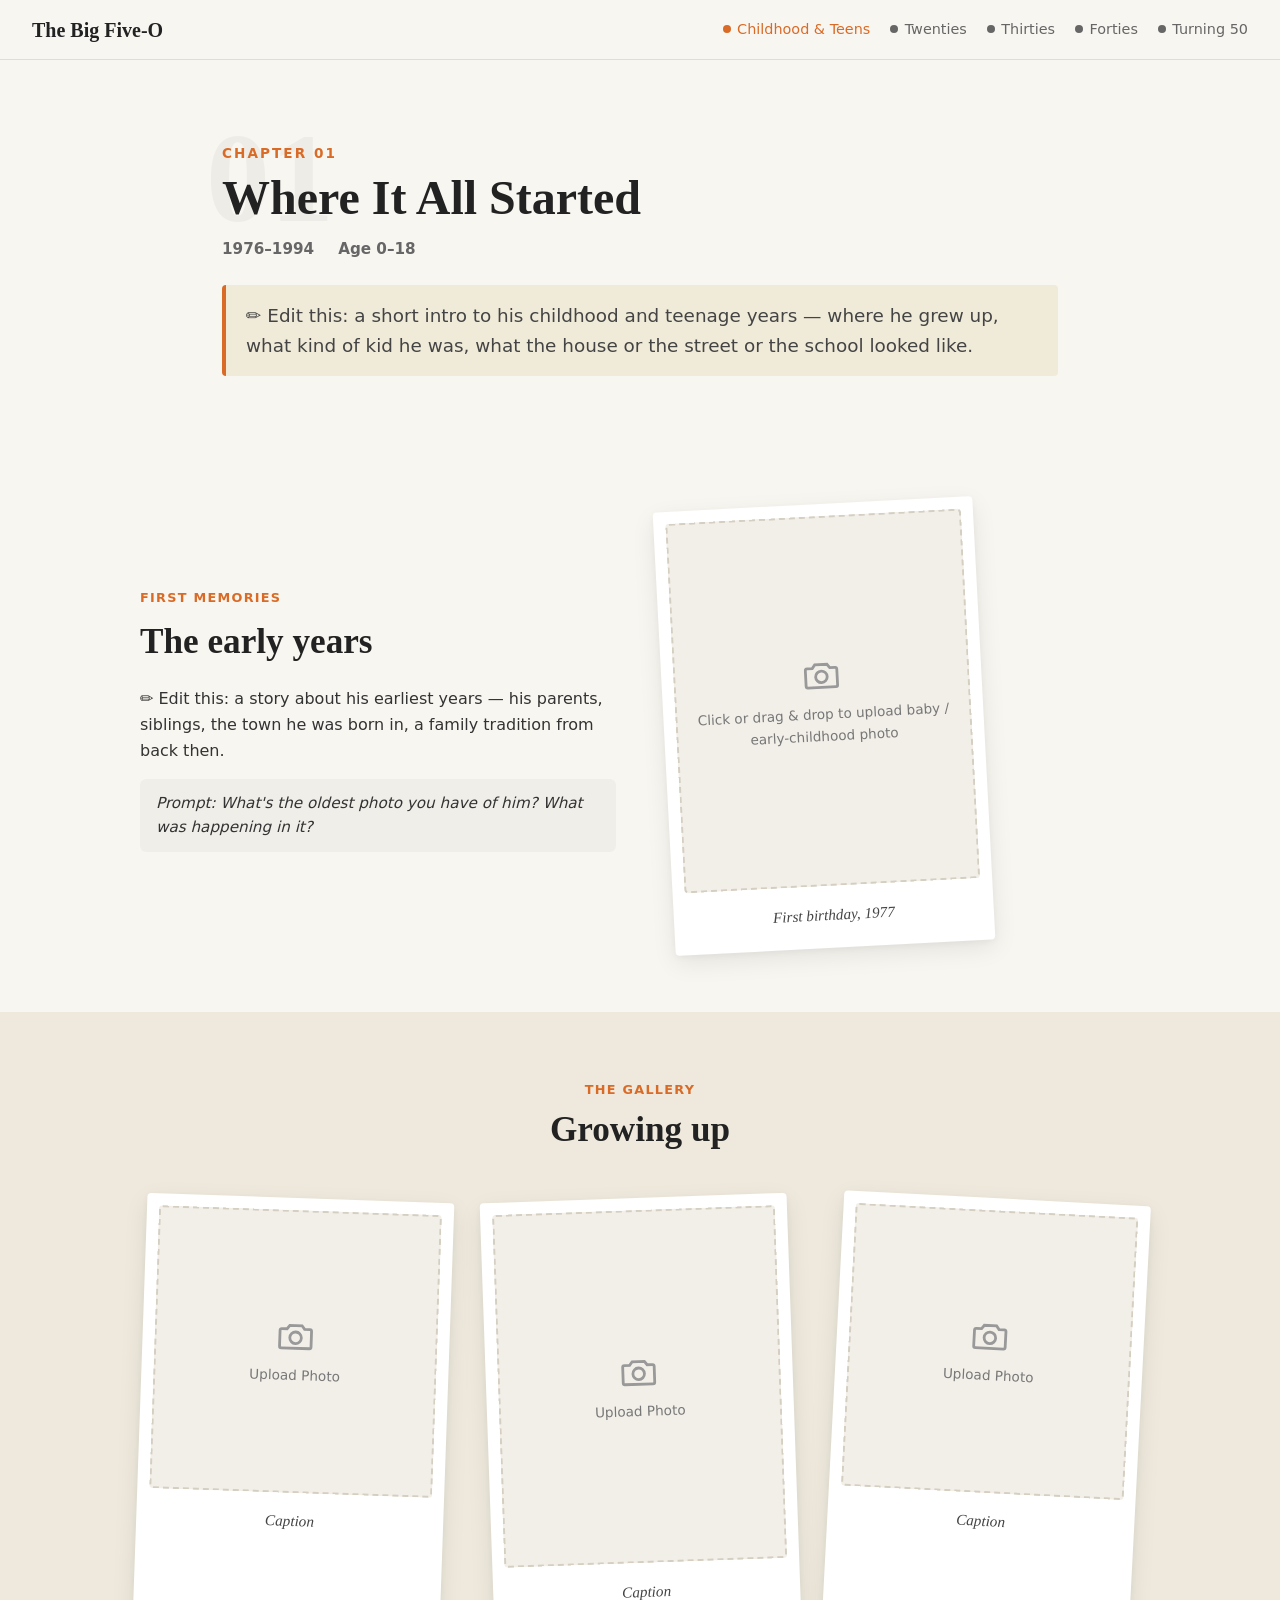
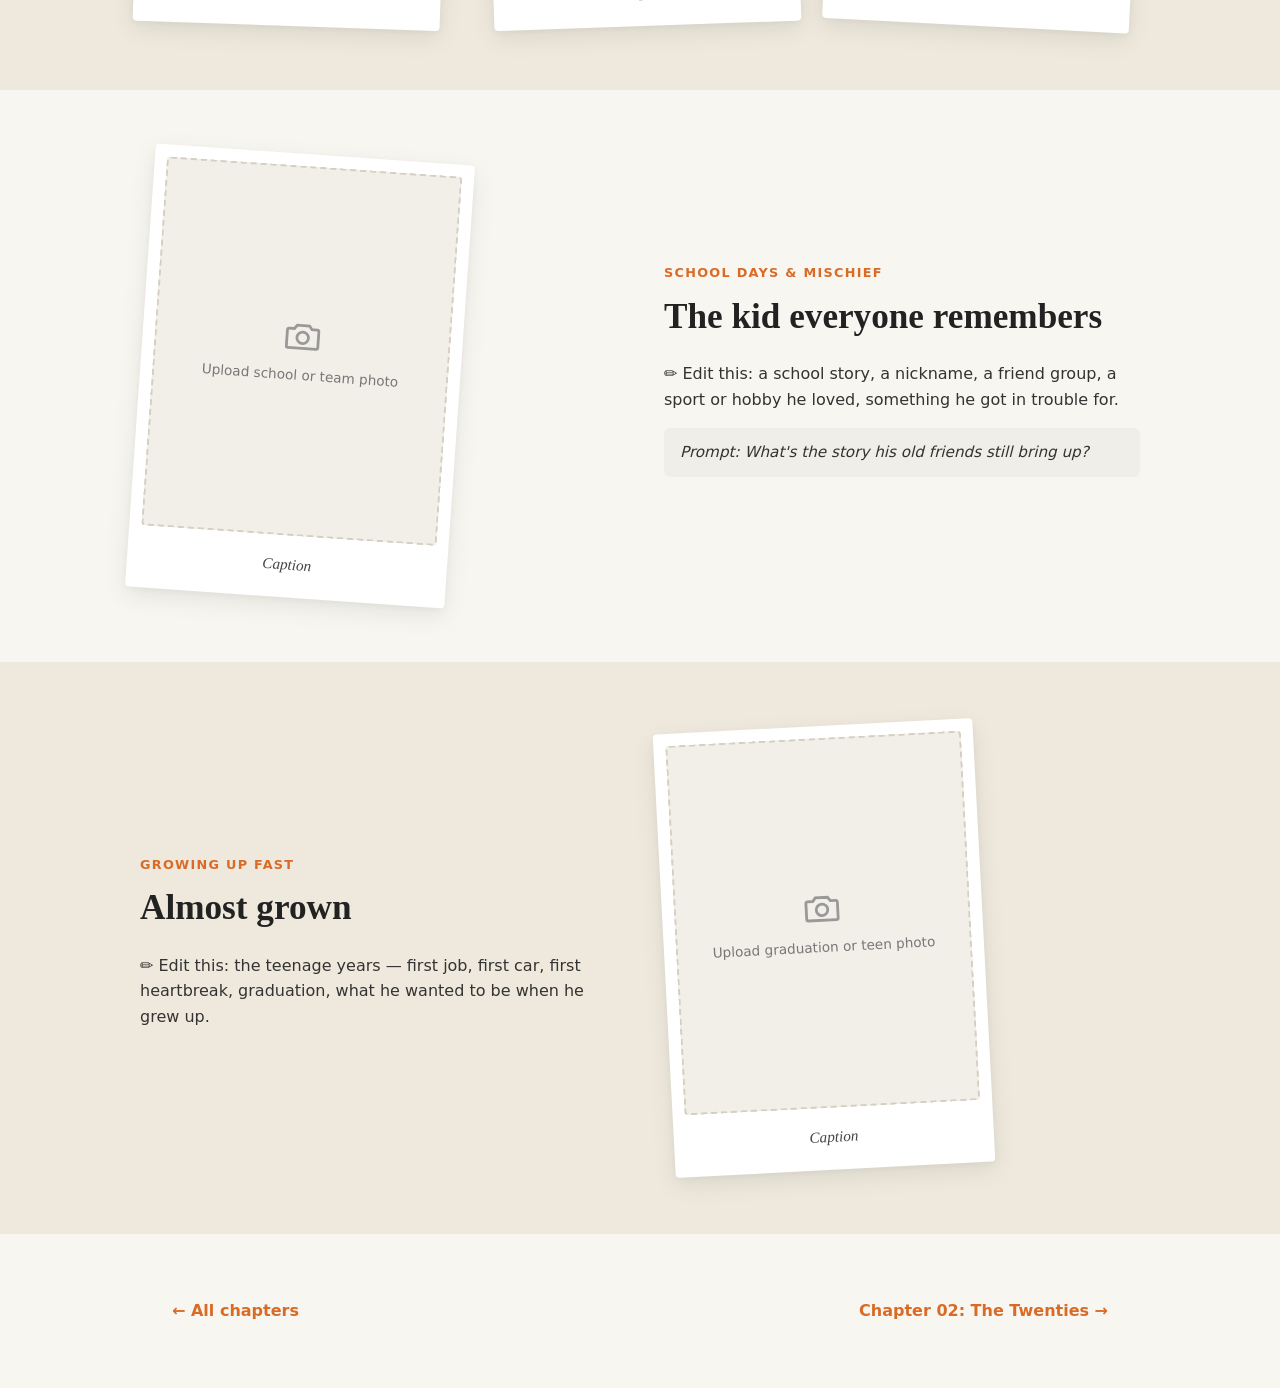
<file: 01-childhood-teens.html>
<!DOCTYPE html>
<html lang="en">
<head>
<meta charset="UTF-8">
<meta name="viewport" content="width=device-width, initial-scale=1.0">
<title>Chapter 01: Where It All Started — The Big Five-O</title>

<style>
  :root {
    --bg-main: #f8f6f0;
    --bg-tint: #eee9dc;
    --card-bg: #ffffff;
    --text-primary: #222222;
    --text-muted: #666666;
    --accent: #d96b27;
    --accent-hover: #b85418;
    --border-color: #e2ddd3;
    --font-heading: 'Georgia', serif;
    --font-sans: system-ui, -apple-system, BlinkMacSystemFont, "Segoe UI", Roboto, sans-serif;
  }

  * {
    box-sizing: border-box;
    margin: 0;
    padding: 0;
  }

  body {
    background-color: var(--bg-main);
    color: var(--text-primary);
    font-family: var(--font-sans);
    line-height: 1.6;
    padding-top: 60px;
  }

  /* Topbar navigation */
  .topbar {
    position: fixed;
    top: 0;
    left: 0;
    right: 0;
    height: 60px;
    background: rgba(248, 246, 240, 0.92);
    backdrop-filter: blur(8px);
    display: flex;
    align-items: center;
    justify-content: space-between;
    padding: 0 2rem;
    border-bottom: 1px solid var(--border-color);
    z-index: 100;
  }

  .topbar__mark {
    font-family: var(--font-heading);
    font-weight: bold;
    font-size: 1.25rem;
    color: var(--text-primary);
    text-decoration: none;
  }

  .timeline-nav {
    display: flex;
    gap: 1.25rem;
  }

  .timeline-nav a {
    text-decoration: none;
    color: var(--text-muted);
    font-size: 0.9rem;
    display: flex;
    align-items: center;
    gap: 0.4rem;
    transition: color 0.2s ease;
  }

  .timeline-nav a:hover, .timeline-nav a.is-active {
    color: var(--accent);
  }

  .timeline-nav__dot {
    width: 8px;
    height: 8px;
    border-radius: 50%;
    background-color: currentColor;
  }

  /* Hero Section */
  .hero {
    position: relative;
    max-width: 900px;
    margin: 3rem auto 2rem;
    padding: 2rem;
  }

  .hero__num {
    position: absolute;
    top: -2rem;
    left: 1rem;
    font-size: 8rem;
    font-family: var(--font-heading);
    color: rgba(0,0,0,0.04);
    font-weight: 800;
    user-select: none;
    z-index: -1;
  }

  .hero__kicker {
    text-transform: uppercase;
    letter-spacing: 0.15em;
    font-size: 0.85rem;
    color: var(--accent);
    font-weight: 700;
  }

  .hero__title {
    font-family: var(--font-heading);
    font-size: 3rem;
    margin: 0.25rem 0 0.75rem;
    line-height: 1.15;
  }

  .hero__meta {
    display: flex;
    gap: 1.5rem;
    font-size: 0.95rem;
    color: var(--text-muted);
    font-weight: 600;
    margin-bottom: 1.5rem;
  }

  .hero__lede {
    font-size: 1.15rem;
    color: #444;
    background: #f0ebd9;
    padding: 1rem 1.25rem;
    border-left: 4px solid var(--accent);
    border-radius: 4px;
    outline: none;
  }

  /* Section Containers */
  .section {
    padding: 4rem 1.5rem;
  }

  .section--tint {
    background-color: var(--bg-tint);
  }

  .section__inner {
    max-width: 1000px;
    margin: 0 auto;
  }

  .story {
    display: grid;
    grid-template-columns: 1fr 1fr;
    gap: 3rem;
    align-items: center;
  }

  .story--reverse {
    direction: rtl;
  }

  .story--reverse .story__text {
    direction: ltr;
  }

  .story--reverse .story__media {
    direction: ltr;
  }

  .story__eyebrow {
    text-transform: uppercase;
    font-size: 0.8rem;
    letter-spacing: 0.1em;
    color: var(--accent);
    font-weight: 700;
  }

  .story__title {
    font-family: var(--font-heading);
    font-size: 2.2rem;
    margin: 0.25rem 0 1rem;
  }

  .story__text p {
    margin-bottom: 1rem;
    color: #333;
  }

  .story__prompt {
    font-style: italic;
    color: var(--text-muted);
    background: rgba(0,0,0,0.03);
    padding: 0.75rem 1rem;
    border-radius: 6px;
    font-size: 0.95rem;
  }

  /* Gallery Grid */
  .section__head {
    text-align: center;
    margin-bottom: 2.5rem;
  }

  .section__title {
    font-family: var(--font-heading);
    font-size: 2.2rem;
  }

  .gallery {
    display: grid;
    grid-template-columns: repeat(auto-fit, minmax(260px, 1fr));
    gap: 2.5rem;
    justify-items: center;
  }

  /* Photo Frame / Polaroid Style */
  .photo {
    background: var(--card-bg);
    padding: 12px 12px 18px 12px;
    box-shadow: 0 8px 24px rgba(0,0,0,0.08), 0 2px 6px rgba(0,0,0,0.04);
    border-radius: 4px;
    transform: rotate(var(--rotate, 0deg));
    transition: transform 0.3s ease, box-shadow 0.3s ease;
    width: 100%;
    max-width: 320px;
    display: flex;
    flex-direction: column;
    align-items: center;
  }

  .photo:hover {
    transform: rotate(0deg) scale(1.02);
    box-shadow: 0 12px 32px rgba(0,0,0,0.15);
    z-index: 10;
  }

  .photo__frame {
    width: 100%;
    aspect-ratio: var(--ratio, 4/5);
    background: #f2efe9;
    border: 2px dashed #d5cfc2;
    border-radius: 4px;
    display: flex;
    flex-direction: column;
    align-items: center;
    justify-content: center;
    position: relative;
    cursor: pointer;
    overflow: hidden;
    transition: background-color 0.2s ease, border-color 0.2s ease;
  }

  .photo__frame:hover, .photo__frame.dragover {
    background: #e8e3d8;
    border-color: var(--accent);
  }

  .photo__frame svg {
    width: 42px;
    height: 42px;
    color: #999;
    margin-bottom: 0.5rem;
    transition: transform 0.2s ease, color 0.2s ease;
  }

  .photo__frame:hover svg {
    color: var(--accent);
    transform: scale(1.1);
  }

  .photo__hint {
    font-size: 0.85rem;
    color: #777;
    text-align: center;
    padding: 0 1rem;
    pointer-events: none;
    font-weight: 500;
  }

  .photo__file-input {
    display: none;
  }

  .photo__preview {
    position: absolute;
    inset: 0;
    width: 100%;
    height: 100%;
    object-fit: cover;
    display: none;
    z-index: 2;
  }

  .photo__overlay {
    position: absolute;
    inset: 0;
    background: rgba(0, 0, 0, 0.45);
    color: #ffffff;
    display: flex;
    align-items: center;
    justify-content: center;
    font-size: 0.85rem;
    font-weight: 600;
    opacity: 0;
    transition: opacity 0.25 ease;
    z-index: 3;
    pointer-events: none;
    text-transform: uppercase;
    letter-spacing: 0.05em;
  }

  .photo__frame:hover .photo__overlay {
    opacity: 1;
  }

  figcaption {
    margin-top: 0.85rem;
    font-family: var(--font-heading);
    font-style: italic;
    font-size: 0.95rem;
    color: #444;
    text-align: center;
    width: 100%;
    padding: 0.2rem 0.5rem;
    border-radius: 4px;
    transition: background 0.2s ease;
    outline: none;
  }

  figcaption:hover, figcaption:focus {
    background: rgba(0,0,0,0.05);
    box-shadow: inset 0 0 0 1px rgba(0,0,0,0.1);
  }

  /* Chapter Navigation Footer */
  .chapter-footer {
    display: flex;
    justify-content: space-between;
    max-width: 1000px;
    margin: 4rem auto;
    padding: 0 2rem;
  }

  .chapter-footer a {
    color: var(--accent);
    text-decoration: none;
    font-weight: bold;
    transition: color 0.2s ease;
  }

  .chapter-footer a:hover {
    color: var(--accent-hover);
    text-decoration: underline;
  }

  @media (max-width: 768px) {
    .story {
      grid-template-columns: 1fr;
      gap: 2rem;
    }
    .topbar {
      padding: 0 1rem;
    }
    .timeline-nav__label {
      display: none;
    }
    .hero__title {
      font-size: 2.2rem;
    }
  }
</style>
</head>
<body data-era="1">

<header class="topbar">
  <a class="topbar__mark" href="index.html">The Big Five-O</a>
  <nav class="timeline-nav" aria-label="Timeline">
    <a href="01-childhood-teens.html" data-c="1" class="is-active"><span class="timeline-nav__dot"></span><span class="timeline-nav__label">Childhood &amp; Teens</span></a>
    <a href="02-twenties.html" data-c="2"><span class="timeline-nav__dot"></span><span class="timeline-nav__label">Twenties</span></a>
    <a href="03-thirties.html" data-c="3"><span class="timeline-nav__dot"></span><span class="timeline-nav__label">Thirties</span></a>
    <a href="04-forties.html" data-c="4"><span class="timeline-nav__dot"></span><span class="timeline-nav__label">Forties</span></a>
    <a href="05-turning-fifty.html" data-c="5"><span class="timeline-nav__dot"></span><span class="timeline-nav__label">Turning 50</span></a>
  </nav>
</header>

<section class="hero">
  <span class="hero__num" aria-hidden="true">01</span>
  <div class="hero__inner">
    <span class="hero__kicker">Chapter 01</span>
    <h1 class="hero__title">Where It All Started</h1>
    <div class="hero__meta"><span>1976–1994</span><span>Age 0–18</span></div>
    <p class="hero__lede" contenteditable="true" title="Click to edit story intro">✏️ Edit this: a short intro to his childhood and teenage years — where he grew up, what kind of kid he was, what the house or the street or the school looked like.</p>
  </div>
</section>

<section class="section">
  <div class="section__inner story">
    <div class="story__text">
      <span class="story__eyebrow">First Memories</span>
      <h2 class="story__title">The early years</h2>
      <p contenteditable="true">✏️ Edit this: a story about his earliest years — his parents, siblings, the town he was born in, a family tradition from back then.</p>
      <p class="story__prompt" contenteditable="true">Prompt: What's the oldest photo you have of him? What was happening in it?</p>
    </div>
    <div class="story__media">
      <figure class="photo" style="--rotate:-3deg">
        <div class="photo__frame" style="--ratio:4/5">
          <input type="file" class="photo__file-input" accept="image/*">
          <svg viewBox="0 0 24 24" fill="none" stroke="currentColor" stroke-width="1.6"><path d="M4 8h3l1.5-2h7L17 8h3a1 1 0 0 1 1 1v9a1 1 0 0 1-1 1H4a1 1 0 0 1-1-1V9a1 1 0 0 1 1-1Z"/><circle cx="12" cy="13" r="3.3"/></svg>
          <span class="photo__hint">Click or drag &amp; drop to upload baby / early-childhood photo</span>
          <img class="photo__preview" alt="Uploaded Preview">
          <div class="photo__overlay">Change Photo</div>
        </div>
        <figcaption contenteditable="true" title="Click to edit caption">First birthday, 1977</figcaption>
      </figure>
    </div>
  </div>
</section>

<section class="section section--tint">
  <div class="section__inner">
    <div class="section__head">
      <span class="story__eyebrow">The Gallery</span>
      <h2 class="section__title">Growing up</h2>
    </div>
    <div class="gallery">
      <figure class="photo" style="--rotate:2deg">
        <div class="photo__frame" style="--ratio:1/1">
          <input type="file" class="photo__file-input" accept="image/*">
          <svg viewBox="0 0 24 24" fill="none" stroke="currentColor" stroke-width="1.6"><path d="M4 8h3l1.5-2h7L17 8h3a1 1 0 0 1 1 1v9a1 1 0 0 1-1 1H4a1 1 0 0 1-1-1V9a1 1 0 0 1 1-1Z"/><circle cx="12" cy="13" r="3.3"/></svg>
          <span class="photo__hint">Upload Photo</span>
          <img class="photo__preview" alt="Uploaded Preview">
          <div class="photo__overlay">Change Photo</div>
        </div>
        <figcaption contenteditable="true" title="Click to edit caption">Caption</figcaption>
      </figure>
      <figure class="photo" style="--rotate:-2deg">
        <div class="photo__frame" style="--ratio:4/5">
          <input type="file" class="photo__file-input" accept="image/*">
          <svg viewBox="0 0 24 24" fill="none" stroke="currentColor" stroke-width="1.6"><path d="M4 8h3l1.5-2h7L17 8h3a1 1 0 0 1 1 1v9a1 1 0 0 1-1 1H4a1 1 0 0 1-1-1V9a1 1 0 0 1 1-1Z"/><circle cx="12" cy="13" r="3.3"/></svg>
          <span class="photo__hint">Upload Photo</span>
          <img class="photo__preview" alt="Uploaded Preview">
          <div class="photo__overlay">Change Photo</div>
        </div>
        <figcaption contenteditable="true" title="Click to edit caption">Caption</figcaption>
      </figure>
      <figure class="photo" style="--rotate:3deg">
        <div class="photo__frame" style="--ratio:1/1">
          <input type="file" class="photo__file-input" accept="image/*">
          <svg viewBox="0 0 24 24" fill="none" stroke="currentColor" stroke-width="1.6"><path d="M4 8h3l1.5-2h7L17 8h3a1 1 0 0 1 1 1v9a1 1 0 0 1-1 1H4a1 1 0 0 1-1-1V9a1 1 0 0 1 1-1Z"/><circle cx="12" cy="13" r="3.3"/></svg>
          <span class="photo__hint">Upload Photo</span>
          <img class="photo__preview" alt="Uploaded Preview">
          <div class="photo__overlay">Change Photo</div>
        </div>
        <figcaption contenteditable="true" title="Click to edit caption">Caption</figcaption>
      </figure>
    </div>
  </div>
</section>

<section class="section">
  <div class="section__inner story story--reverse">
    <div class="story__text">
      <span class="story__eyebrow">School Days &amp; Mischief</span>
      <h2 class="story__title">The kid everyone remembers</h2>
      <p contenteditable="true">✏️ Edit this: a school story, a nickname, a friend group, a sport or hobby he loved, something he got in trouble for.</p>
      <p class="story__prompt" contenteditable="true">Prompt: What's the story his old friends still bring up?</p>
    </div>
    <div class="story__media">
      <figure class="photo" style="--rotate:4deg">
        <div class="photo__frame" style="--ratio:4/5">
          <input type="file" class="photo__file-input" accept="image/*">
          <svg viewBox="0 0 24 24" fill="none" stroke="currentColor" stroke-width="1.6"><path d="M4 8h3l1.5-2h7L17 8h3a1 1 0 0 1 1 1v9a1 1 0 0 1-1 1H4a1 1 0 0 1-1-1V9a1 1 0 0 1 1-1Z"/><circle cx="12" cy="13" r="3.3"/></svg>
          <span class="photo__hint">Upload school or team photo</span>
          <img class="photo__preview" alt="Uploaded Preview">
          <div class="photo__overlay">Change Photo</div>
        </div>
        <figcaption contenteditable="true" title="Click to edit caption">Caption</figcaption>
      </figure>
    </div>
  </div>
</section>

<section class="section section--tint">
  <div class="section__inner story">
    <div class="story__text">
      <span class="story__eyebrow">Growing Up Fast</span>
      <h2 class="story__title">Almost grown</h2>
      <p contenteditable="true">✏️ Edit this: the teenage years — first job, first car, first heartbreak, graduation, what he wanted to be when he grew up.</p>
    </div>
    <div class="story__media">
      <figure class="photo" style="--rotate:-3deg">
        <div class="photo__frame" style="--ratio:4/5">
          <input type="file" class="photo__file-input" accept="image/*">
          <svg viewBox="0 0 24 24" fill="none" stroke="currentColor" stroke-width="1.6"><path d="M4 8h3l1.5-2h7L17 8h3a1 1 0 0 1 1 1v9a1 1 0 0 1-1 1H4a1 1 0 0 1-1-1V9a1 1 0 0 1 1-1Z"/><circle cx="12" cy="13" r="3.3"/></svg>
          <span class="photo__hint">Upload graduation or teen photo</span>
          <img class="photo__preview" alt="Uploaded Preview">
          <div class="photo__overlay">Change Photo</div>
        </div>
        <figcaption contenteditable="true" title="Click to edit caption">Caption</figcaption>
      </figure>
    </div>
  </div>
</section>

<nav class="chapter-footer" aria-label="Chapter navigation">
  <a href="index.html">← All chapters</a>
  <a href="02-twenties.html">Chapter 02: The Twenties →</a>
</nav>

<script>
  document.addEventListener('DOMContentLoaded', () => {
    const photoFrames = document.querySelectorAll('.photo__frame');

    photoFrames.forEach((frame) => {
      const fileInput = frame.querySelector('.photo__file-input');
      const previewImg = frame.querySelector('.photo__preview');

      // Click on frame to open file picker
      frame.addEventListener('click', (e) => {
        // Prevent click looping if clicking file input itself
        if (e.target !== fileInput) {
          fileInput.click();
        }
      });

      // Handle file selection from file dialog
      fileInput.addEventListener('change', (e) => {
        const file = e.target.files[0];
        if (file) {
          handleFile(file, previewImg, frame);
        }
      });

      // Drag and Drop Event Listeners
      ['dragenter', 'dragover'].forEach(eventName => {
        frame.addEventListener(eventName, (e) => {
          e.preventDefault();
          e.stopPropagation();
          frame.classList.add('dragover');
        }, false);
      });

      ['dragleave', 'drop'].forEach(eventName => {
        frame.addEventListener(eventName, (e) => {
          e.preventDefault();
          e.stopPropagation();
          frame.classList.remove('dragover');
        }, false);
      });

      // Handle file dropped
      frame.addEventListener('drop', (e) => {
        const dt = e.dataTransfer;
        const files = dt.files;

        if (files && files.length > 0) {
          const file = files[0];
          if (file.type.startsWith('image/')) {
            // Assign file to input for consistency
            fileInput.files = files;
            handleFile(file, previewImg, frame);
          }
        }
      });
    });

    // Helper function to read image file and display preview
    function handleFile(file, imgElement, frameElement) {
      const reader = new FileReader();
      reader.onload = (e) => {
        imgElement.src = e.target.result;
        imgElement.style.display = 'block';
        frameElement.style.border = 'none'; // Clean up frame border when image loaded
      };
      reader.readAsDataURL(file);
    }
  });
</script>
</body>
</html>
</file>
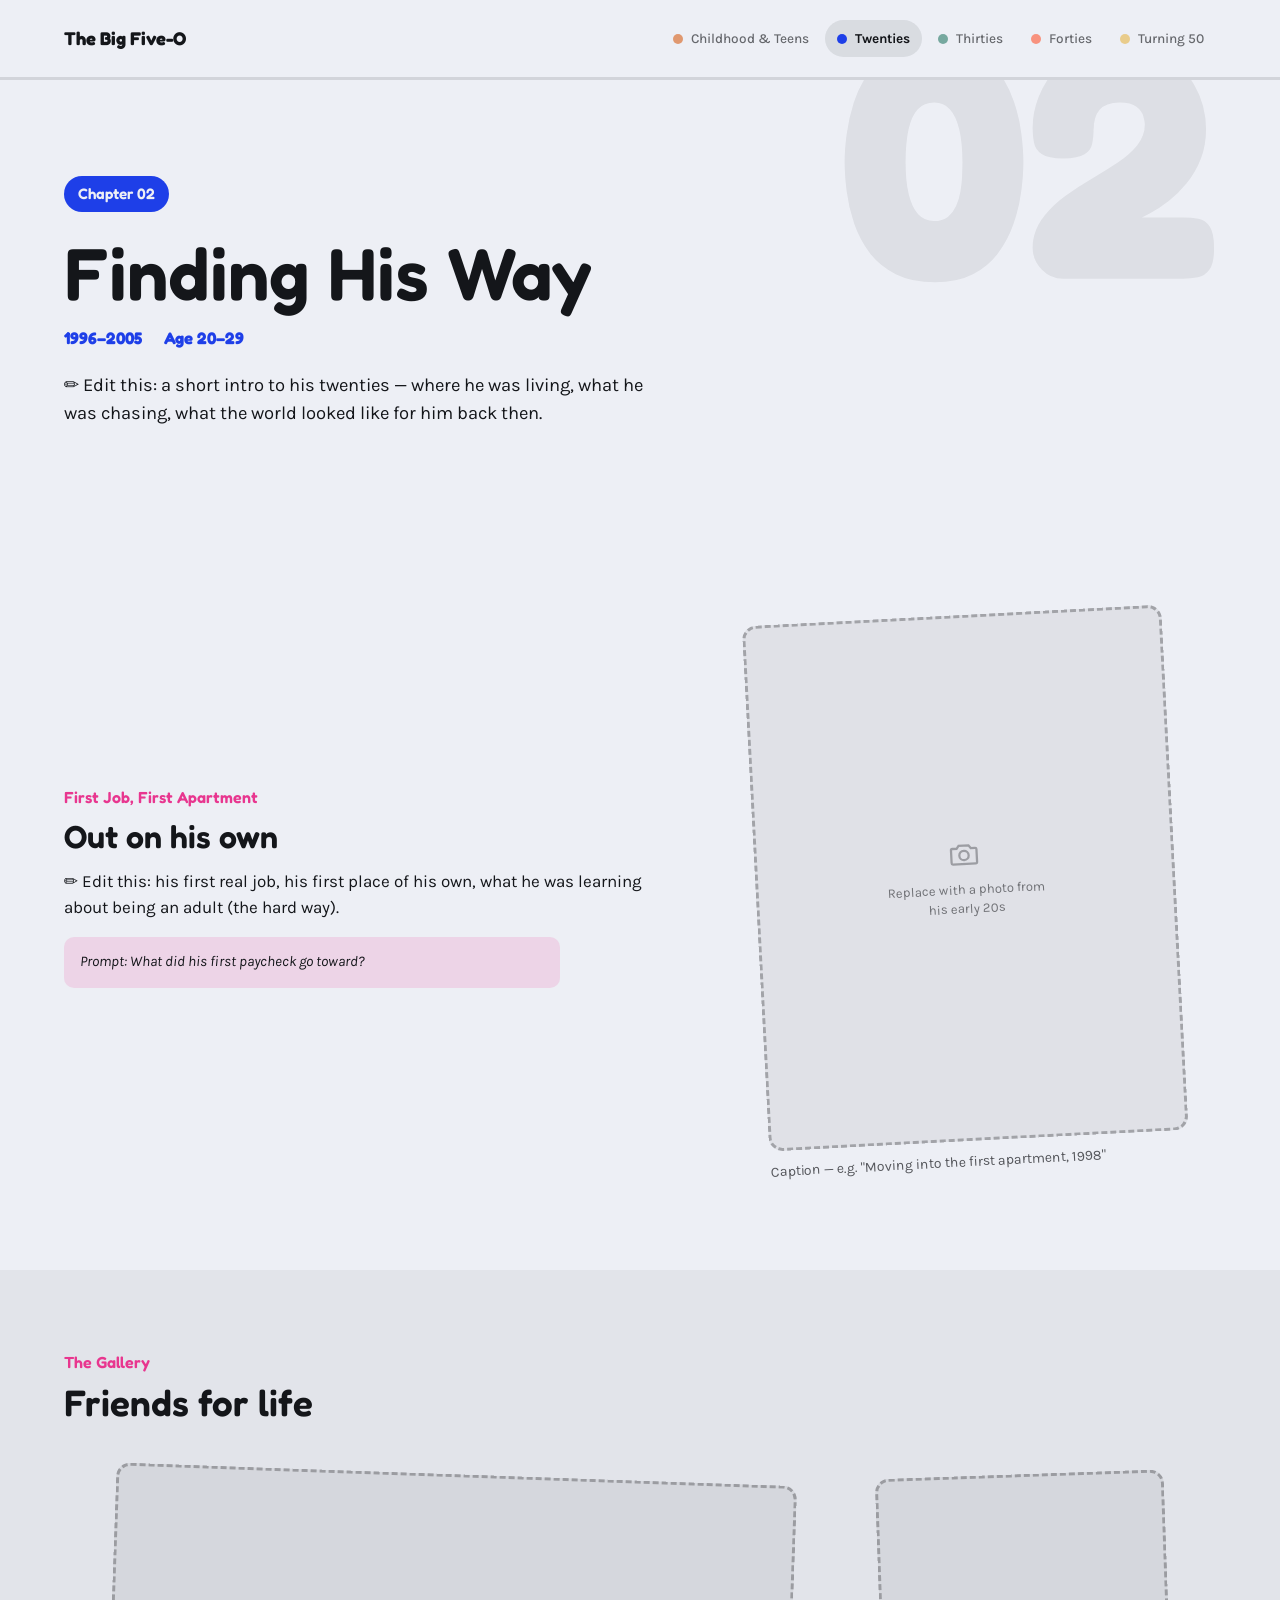
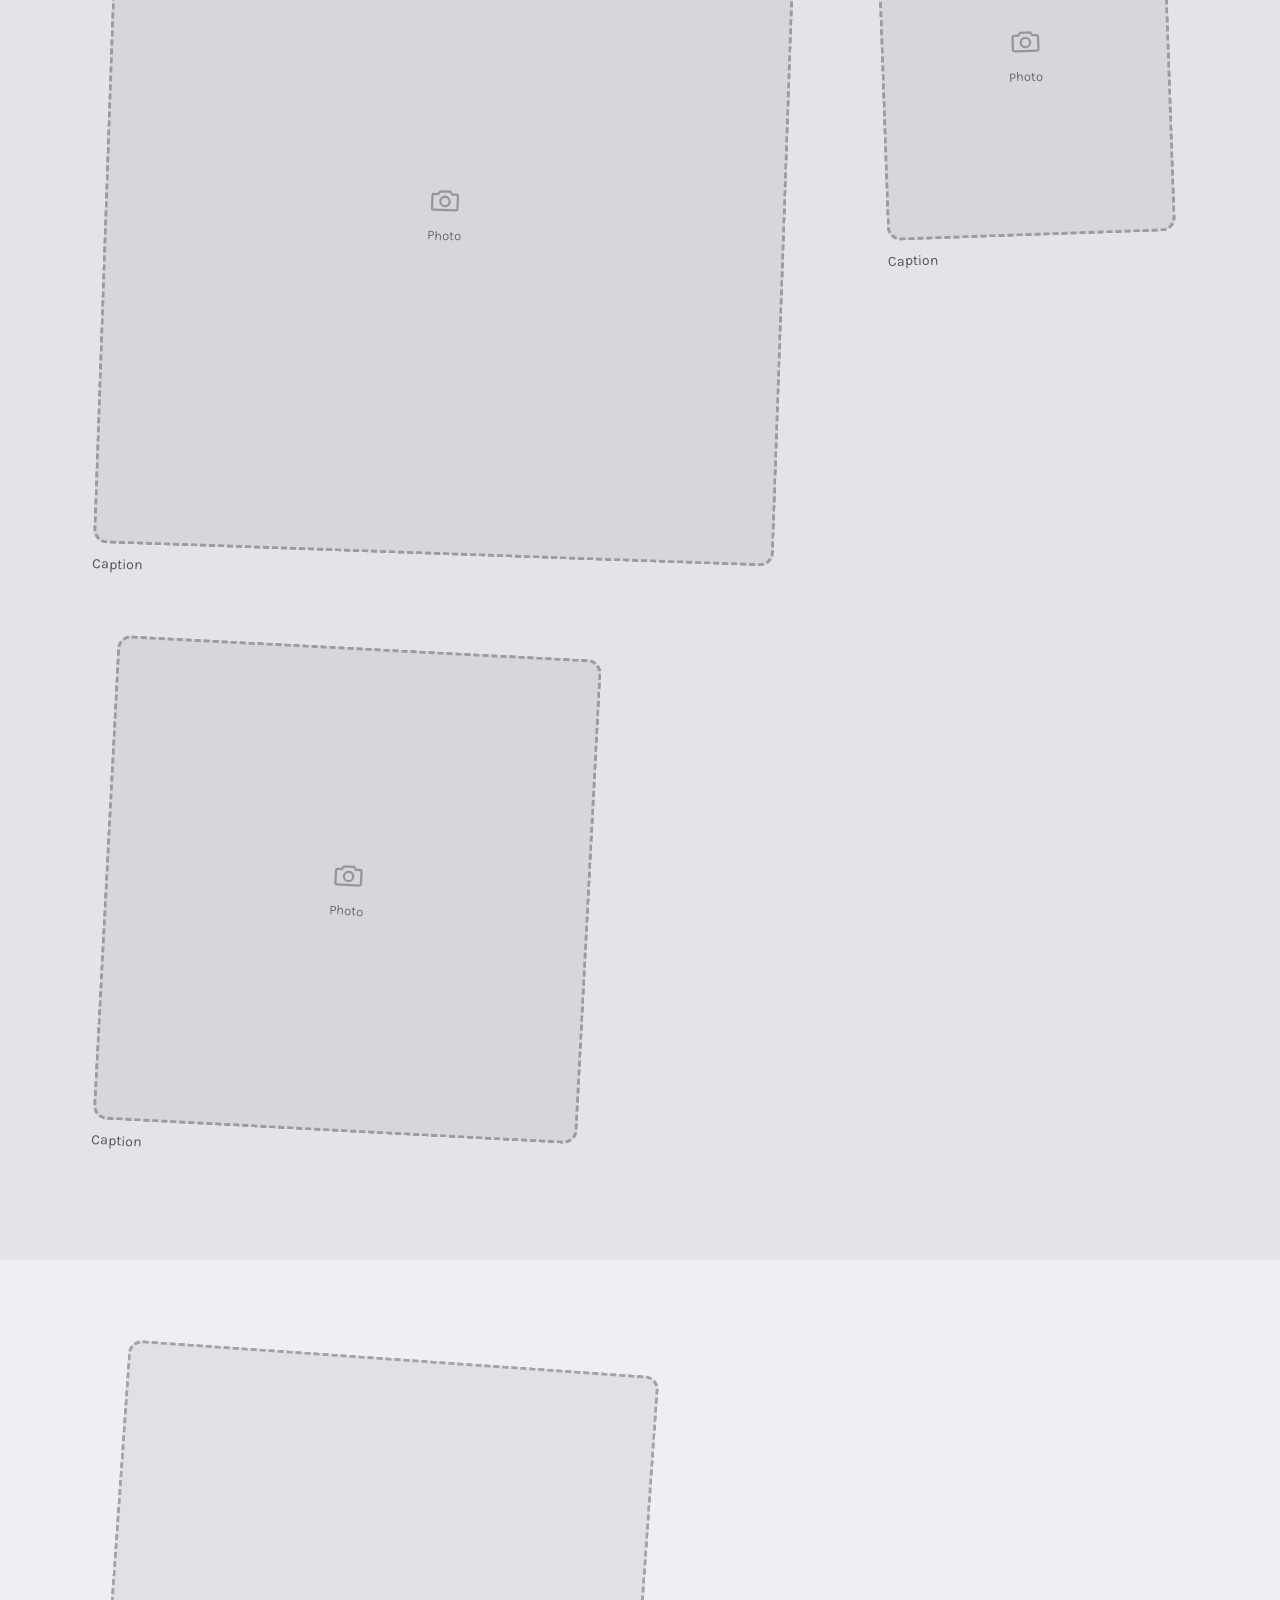
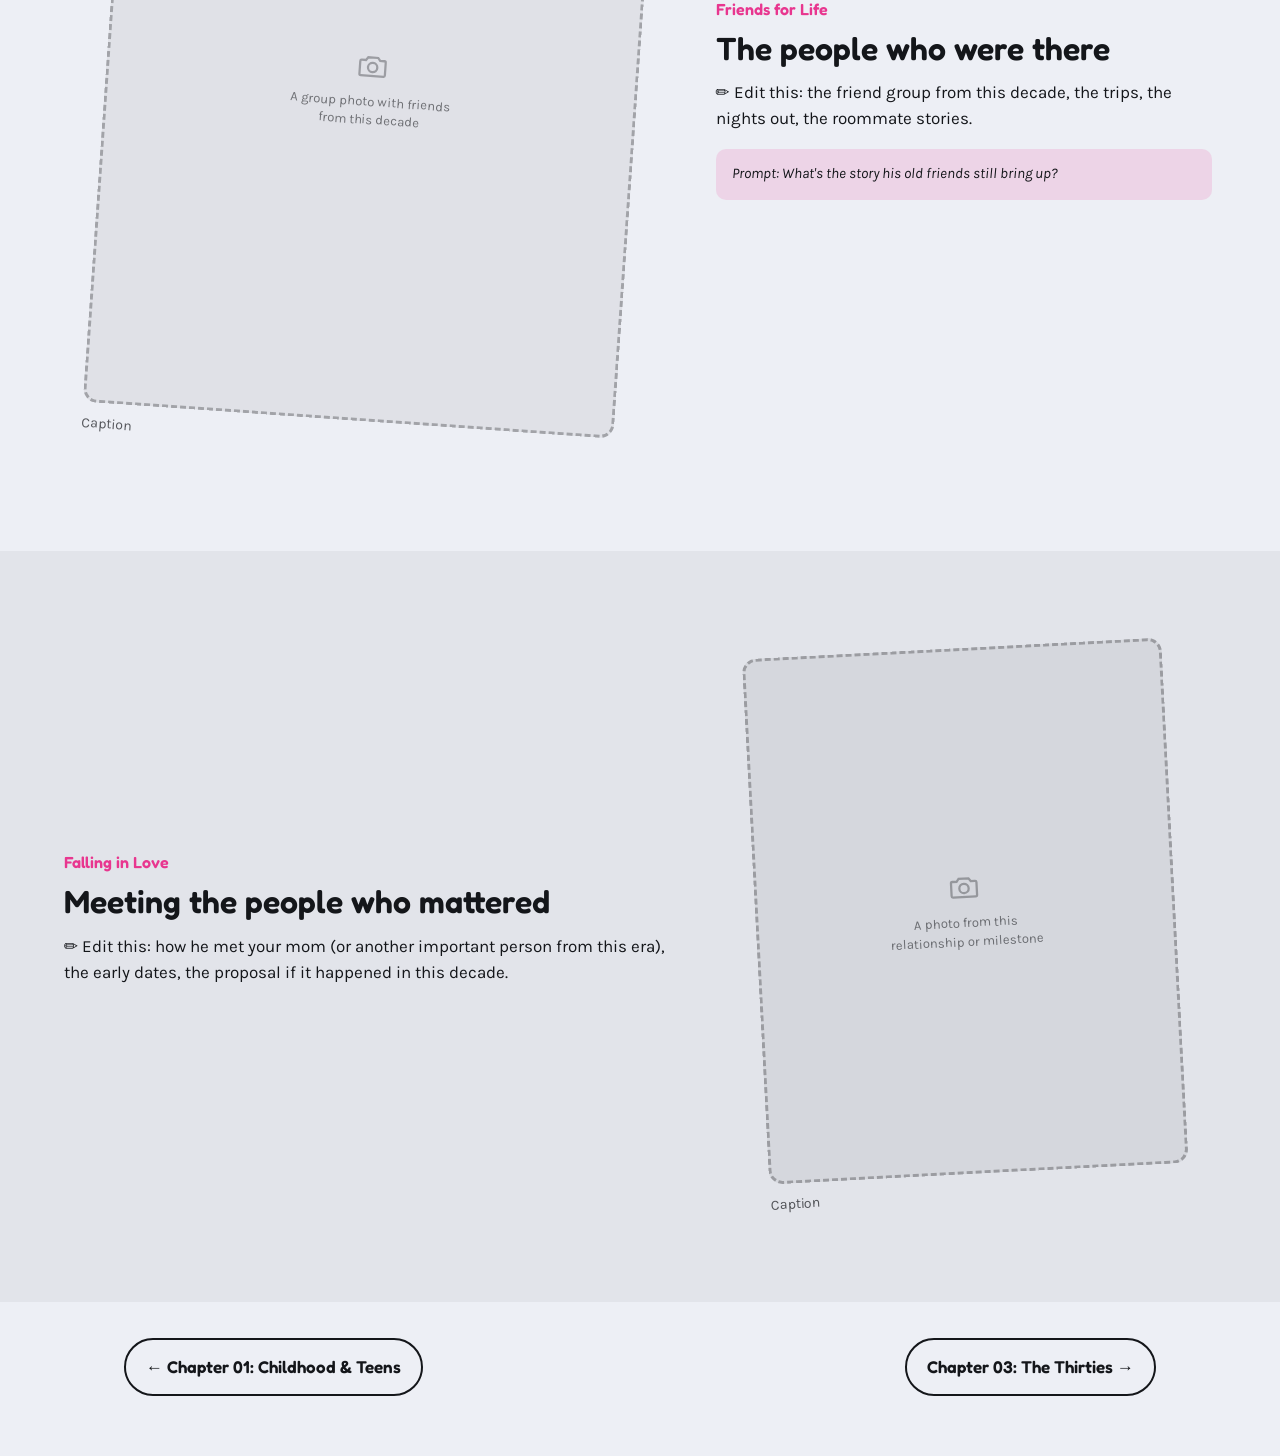
<file: 02-twenties.html>
<!DOCTYPE html>
<html lang="en">
<head>
<meta charset="UTF-8">
<meta name="viewport" content="width=device-width, initial-scale=1.0">
<title>Chapter 02: Finding His Way — The Big Five-O</title>
<link rel="stylesheet" href="style.css">
</head>
<body data-era="2">

<header class="topbar">
  <a class="topbar__mark" href="index.html">The Big Five-O</a>
  <nav class="timeline-nav" aria-label="Timeline">
    <a href="01-childhood-teens.html" data-c="1"><span class="timeline-nav__dot"></span><span class="timeline-nav__label">Childhood &amp; Teens</span></a>
    <a href="02-twenties.html" data-c="2" class="is-active"><span class="timeline-nav__dot"></span><span class="timeline-nav__label">Twenties</span></a>
    <a href="03-thirties.html" data-c="3"><span class="timeline-nav__dot"></span><span class="timeline-nav__label">Thirties</span></a>
    <a href="04-forties.html" data-c="4"><span class="timeline-nav__dot"></span><span class="timeline-nav__label">Forties</span></a>
    <a href="05-turning-fifty.html" data-c="5"><span class="timeline-nav__dot"></span><span class="timeline-nav__label">Turning 50</span></a>
  </nav>
</header>

<section class="hero">
  <span class="hero__num" aria-hidden="true">02</span>
  <div class="hero__inner">
    <span class="hero__kicker">Chapter 02</span>
    <h1 class="hero__title">Finding His Way</h1>
    <div class="hero__meta"><span>1996–2005</span><span>Age 20–29</span></div>
    <p class="hero__lede">✏️ Edit this: a short intro to his twenties — where he
      was living, what he was chasing, what the world looked like for him back
      then.</p>
  </div>
</section>

<section class="section">
  <div class="section__inner story">
    <div class="story__text">
      <span class="story__eyebrow">First Job, First Apartment</span>
      <h2 class="story__title">Out on his own</h2>
      <p>✏️ Edit this: his first real job, his first place of his own, what he
        was learning about being an adult (the hard way).</p>
      <p class="story__prompt">Prompt: What did his first paycheck go toward?</p>
    </div>
    <div class="story__media">
      <figure class="photo" style="--rotate:-3deg">
        <div class="photo__frame" style="--ratio:4/5">
          <svg viewBox="0 0 24 24" fill="none" stroke="currentColor" stroke-width="1.6"><path d="M4 8h3l1.5-2h7L17 8h3a1 1 0 0 1 1 1v9a1 1 0 0 1-1 1H4a1 1 0 0 1-1-1V9a1 1 0 0 1 1-1Z"/><circle cx="12" cy="13" r="3.3"/></svg>
          <span class="photo__hint">Replace with a photo from his early 20s</span>
        </div>
        <figcaption>Caption — e.g. "Moving into the first apartment, 1998"</figcaption>
      </figure>
    </div>
  </div>
</section>

<section class="section section--tint">
  <div class="section__inner">
    <div class="section__head">
      <span class="story__eyebrow">The Gallery</span>
      <h2 class="section__title">Friends for life</h2>
    </div>
    <div class="gallery">
      <figure class="photo" style="--rotate:2deg">
        <div class="photo__frame" style="--ratio:1/1">
          <svg viewBox="0 0 24 24" fill="none" stroke="currentColor" stroke-width="1.6"><path d="M4 8h3l1.5-2h7L17 8h3a1 1 0 0 1 1 1v9a1 1 0 0 1-1 1H4a1 1 0 0 1-1-1V9a1 1 0 0 1 1-1Z"/><circle cx="12" cy="13" r="3.3"/></svg>
          <span class="photo__hint">Photo</span>
        </div>
        <figcaption>Caption</figcaption>
      </figure>
      <figure class="photo" style="--rotate:-2deg">
        <div class="photo__frame" style="--ratio:4/5">
          <svg viewBox="0 0 24 24" fill="none" stroke="currentColor" stroke-width="1.6"><path d="M4 8h3l1.5-2h7L17 8h3a1 1 0 0 1 1 1v9a1 1 0 0 1-1 1H4a1 1 0 0 1-1-1V9a1 1 0 0 1 1-1Z"/><circle cx="12" cy="13" r="3.3"/></svg>
          <span class="photo__hint">Photo</span>
        </div>
        <figcaption>Caption</figcaption>
      </figure>
      <figure class="photo" style="--rotate:3deg">
        <div class="photo__frame" style="--ratio:1/1">
          <svg viewBox="0 0 24 24" fill="none" stroke="currentColor" stroke-width="1.6"><path d="M4 8h3l1.5-2h7L17 8h3a1 1 0 0 1 1 1v9a1 1 0 0 1-1 1H4a1 1 0 0 1-1-1V9a1 1 0 0 1 1-1Z"/><circle cx="12" cy="13" r="3.3"/></svg>
          <span class="photo__hint">Photo</span>
        </div>
        <figcaption>Caption</figcaption>
      </figure>
    </div>
  </div>
</section>

<section class="section">
  <div class="section__inner story story--reverse">
    <div class="story__text">
      <span class="story__eyebrow">Friends for Life</span>
      <h2 class="story__title">The people who were there</h2>
      <p>✏️ Edit this: the friend group from this decade, the trips, the nights
        out, the roommate stories.</p>
      <p class="story__prompt">Prompt: What's the story his old friends still
        bring up?</p>
    </div>
    <div class="story__media">
      <figure class="photo" style="--rotate:4deg">
        <div class="photo__frame" style="--ratio:4/5">
          <svg viewBox="0 0 24 24" fill="none" stroke="currentColor" stroke-width="1.6"><path d="M4 8h3l1.5-2h7L17 8h3a1 1 0 0 1 1 1v9a1 1 0 0 1-1 1H4a1 1 0 0 1-1-1V9a1 1 0 0 1 1-1Z"/><circle cx="12" cy="13" r="3.3"/></svg>
          <span class="photo__hint">A group photo with friends from this decade</span>
        </div>
        <figcaption>Caption</figcaption>
      </figure>
    </div>
  </div>
</section>

<section class="section section--tint">
  <div class="section__inner story">
    <div class="story__text">
      <span class="story__eyebrow">Falling in Love</span>
      <h2 class="story__title">Meeting the people who mattered</h2>
      <p>✏️ Edit this: how he met your mom (or another important person from
        this era), the early dates, the proposal if it happened in this decade.</p>
    </div>
    <div class="story__media">
      <figure class="photo" style="--rotate:-3deg">
        <div class="photo__frame" style="--ratio:4/5">
          <svg viewBox="0 0 24 24" fill="none" stroke="currentColor" stroke-width="1.6"><path d="M4 8h3l1.5-2h7L17 8h3a1 1 0 0 1 1 1v9a1 1 0 0 1-1 1H4a1 1 0 0 1-1-1V9a1 1 0 0 1 1-1Z"/><circle cx="12" cy="13" r="3.3"/></svg>
          <span class="photo__hint">A photo from this relationship or milestone</span>
        </div>
        <figcaption>Caption</figcaption>
      </figure>
    </div>
  </div>
</section>

<nav class="chapter-footer" aria-label="Chapter navigation">
  <a href="01-childhood-teens.html">← Chapter 01: Childhood &amp; Teens</a>
  <a href="03-thirties.html">Chapter 03: The Thirties →</a>
</nav>

</body>
</html>
</file>
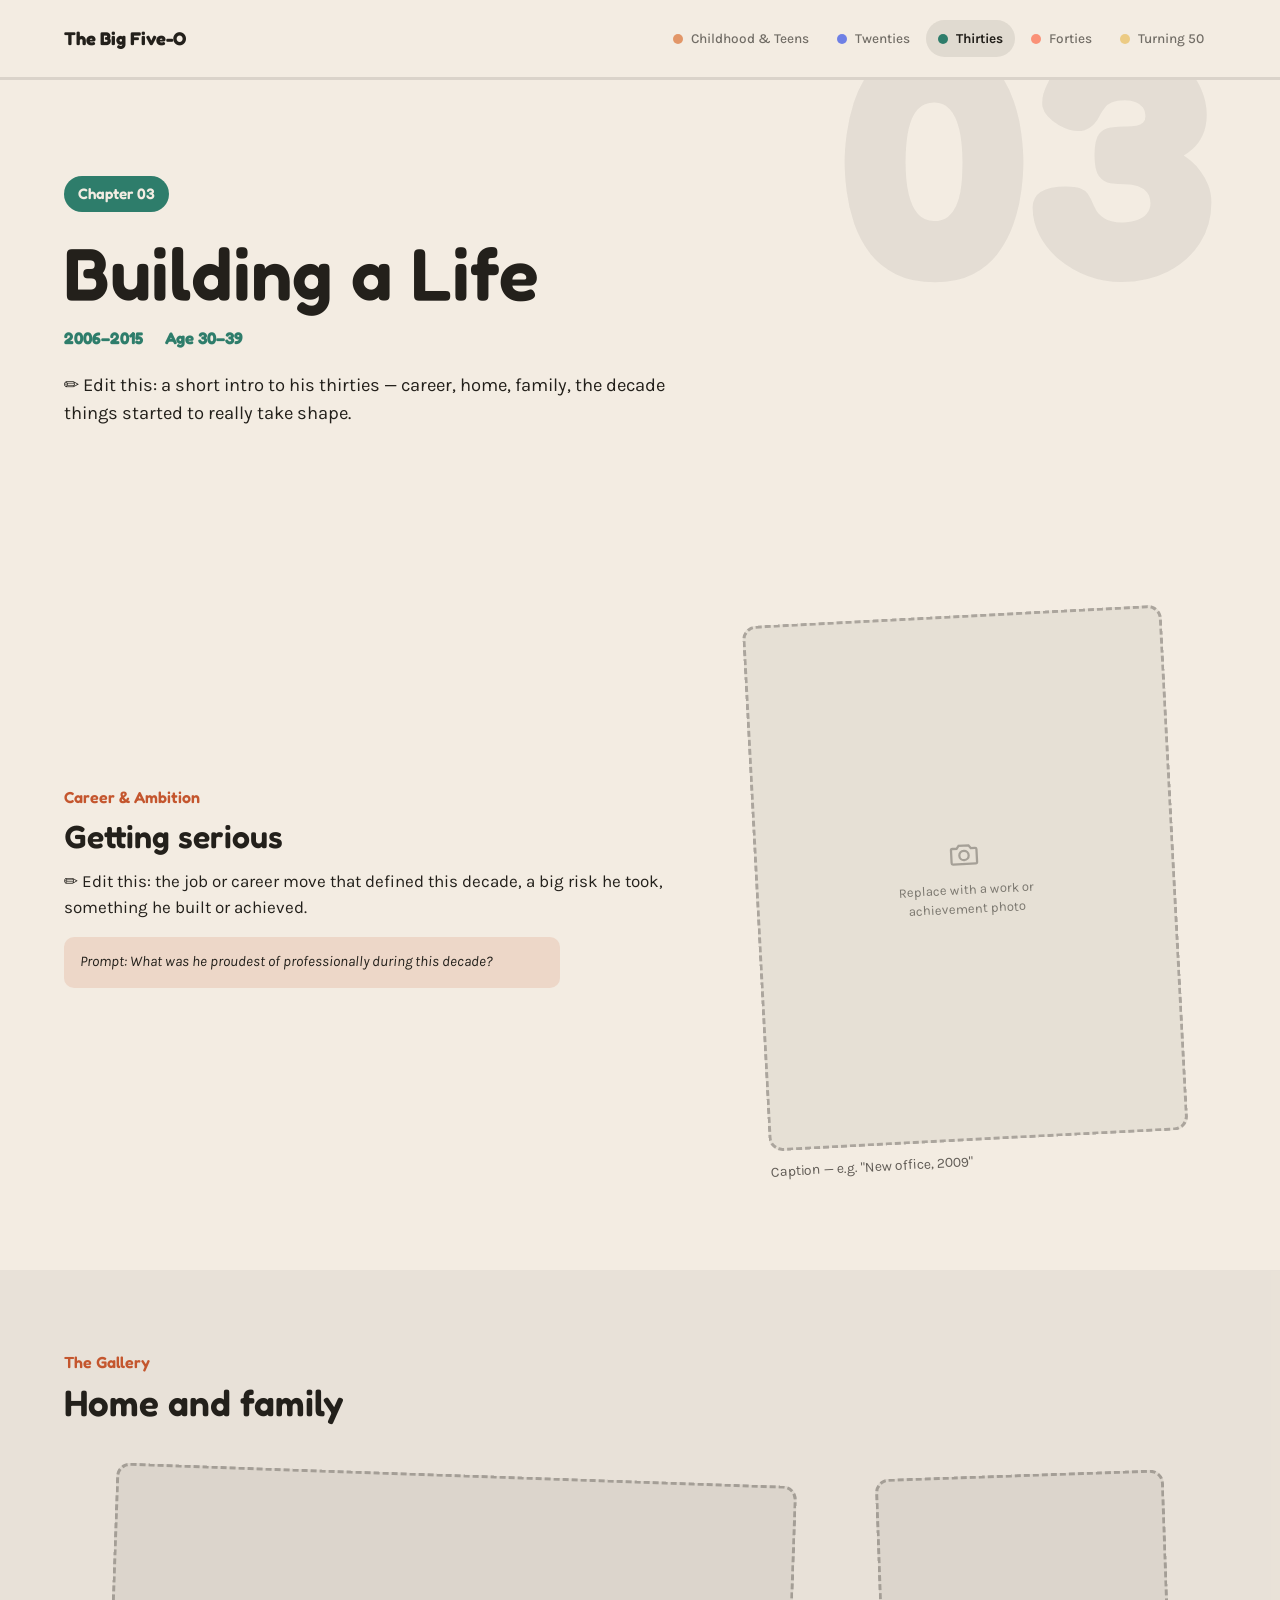
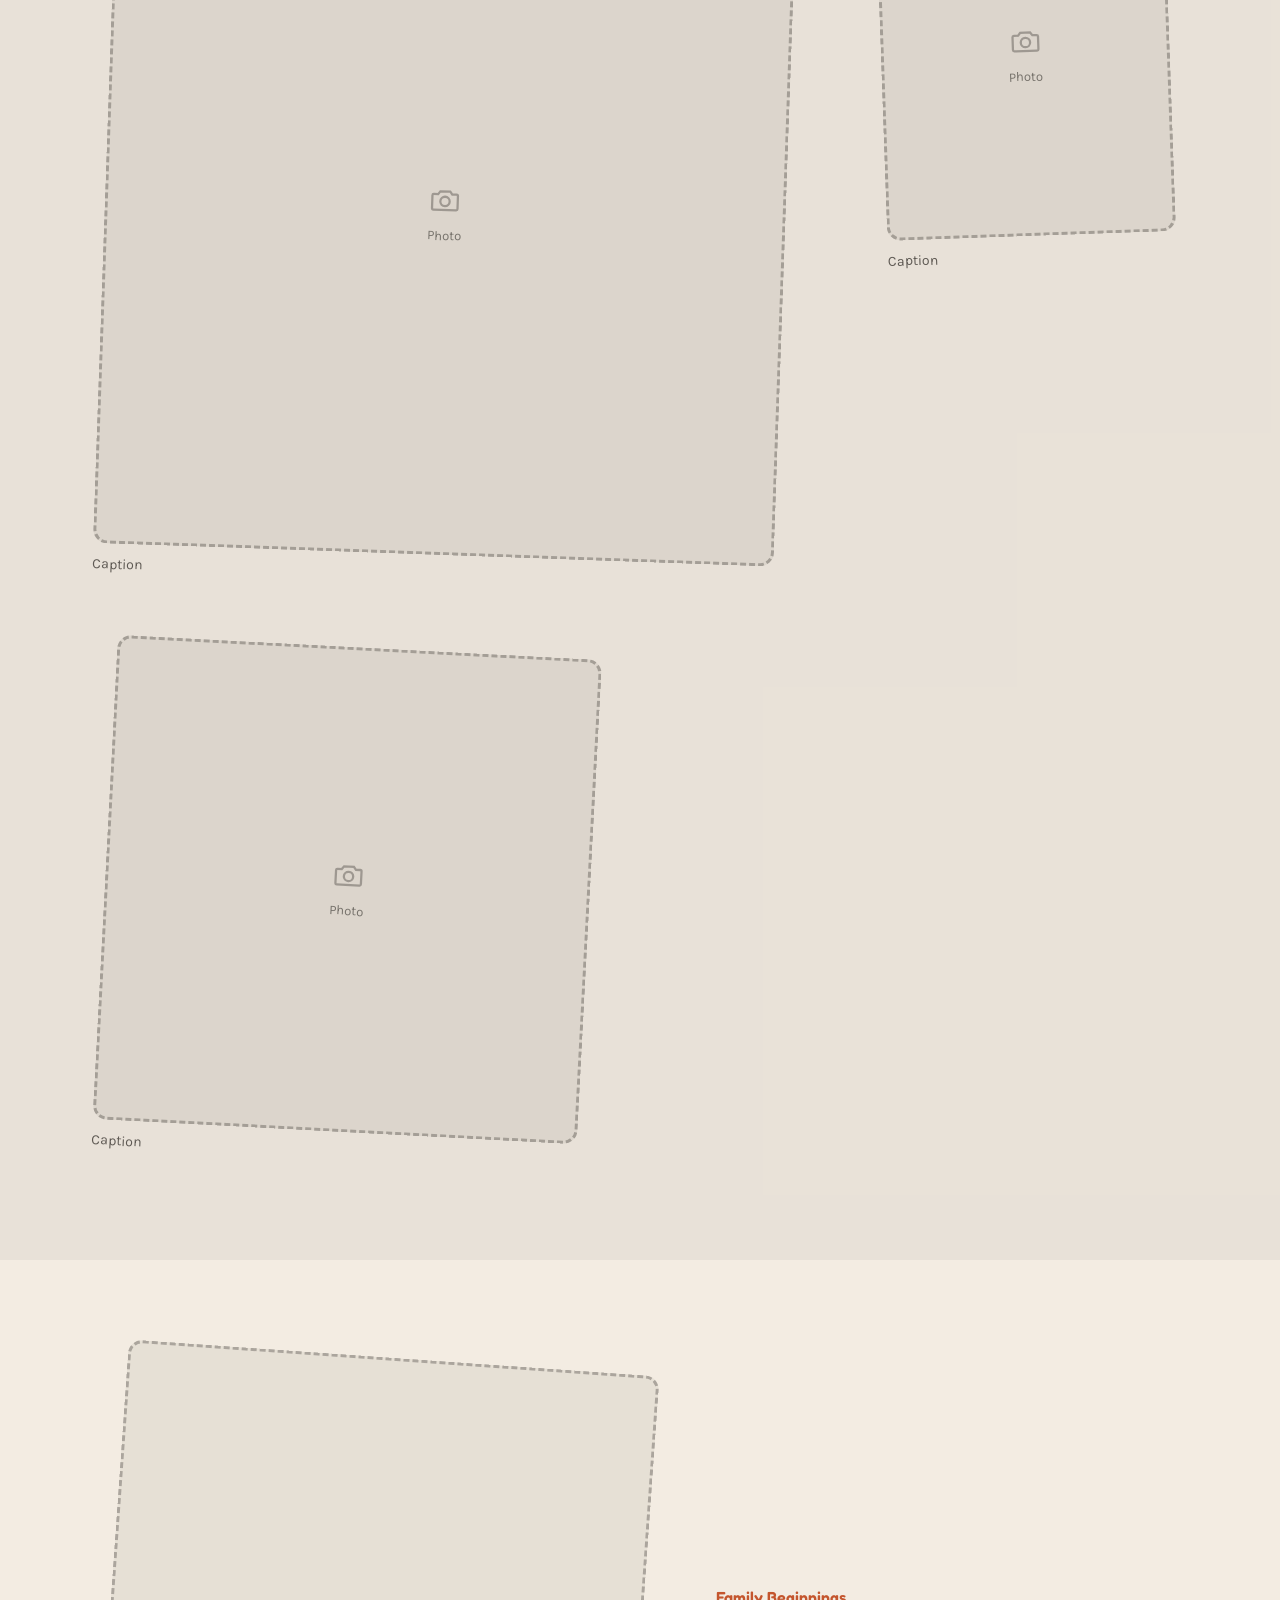
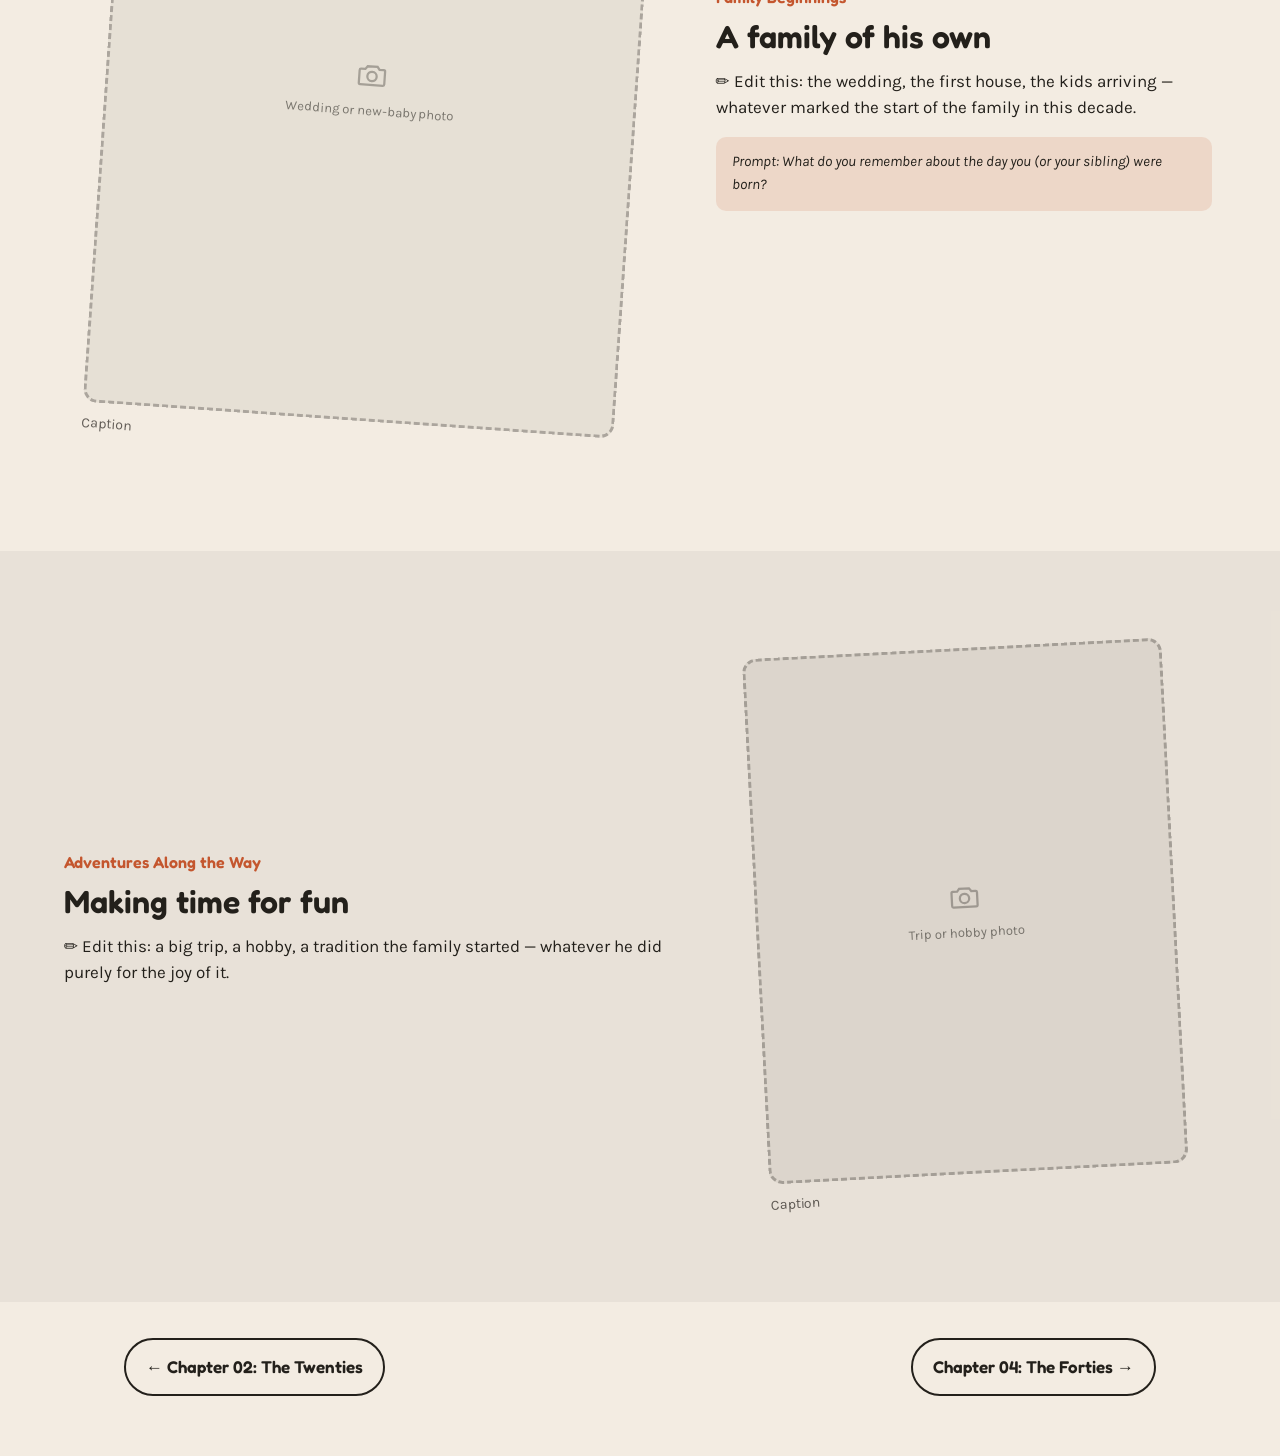
<file: 03-thirties.html>
<!DOCTYPE html>
<html lang="en">
<head>
<meta charset="UTF-8">
<meta name="viewport" content="width=device-width, initial-scale=1.0">
<title>Chapter 03: Building a Life — The Big Five-O</title>
<link rel="stylesheet" href="style.css">
</head>
<body data-era="3">

<header class="topbar">
  <a class="topbar__mark" href="index.html">The Big Five-O</a>
  <nav class="timeline-nav" aria-label="Timeline">
    <a href="01-childhood-teens.html" data-c="1"><span class="timeline-nav__dot"></span><span class="timeline-nav__label">Childhood &amp; Teens</span></a>
    <a href="02-twenties.html" data-c="2"><span class="timeline-nav__dot"></span><span class="timeline-nav__label">Twenties</span></a>
    <a href="03-thirties.html" data-c="3" class="is-active"><span class="timeline-nav__dot"></span><span class="timeline-nav__label">Thirties</span></a>
    <a href="04-forties.html" data-c="4"><span class="timeline-nav__dot"></span><span class="timeline-nav__label">Forties</span></a>
    <a href="05-turning-fifty.html" data-c="5"><span class="timeline-nav__dot"></span><span class="timeline-nav__label">Turning 50</span></a>
  </nav>
</header>

<section class="hero">
  <span class="hero__num" aria-hidden="true">03</span>
  <div class="hero__inner">
    <span class="hero__kicker">Chapter 03</span>
    <h1 class="hero__title">Building a Life</h1>
    <div class="hero__meta"><span>2006–2015</span><span>Age 30–39</span></div>
    <p class="hero__lede">✏️ Edit this: a short intro to his thirties — career,
      home, family, the decade things started to really take shape.</p>
  </div>
</section>

<section class="section">
  <div class="section__inner story">
    <div class="story__text">
      <span class="story__eyebrow">Career &amp; Ambition</span>
      <h2 class="story__title">Getting serious</h2>
      <p>✏️ Edit this: the job or career move that defined this decade, a big
        risk he took, something he built or achieved.</p>
      <p class="story__prompt">Prompt: What was he proudest of professionally
        during this decade?</p>
    </div>
    <div class="story__media">
      <figure class="photo" style="--rotate:-3deg">
        <div class="photo__frame" style="--ratio:4/5">
          <svg viewBox="0 0 24 24" fill="none" stroke="currentColor" stroke-width="1.6"><path d="M4 8h3l1.5-2h7L17 8h3a1 1 0 0 1 1 1v9a1 1 0 0 1-1 1H4a1 1 0 0 1-1-1V9a1 1 0 0 1 1-1Z"/><circle cx="12" cy="13" r="3.3"/></svg>
          <span class="photo__hint">Replace with a work or achievement photo</span>
        </div>
        <figcaption>Caption — e.g. "New office, 2009"</figcaption>
      </figure>
    </div>
  </div>
</section>

<section class="section section--tint">
  <div class="section__inner">
    <div class="section__head">
      <span class="story__eyebrow">The Gallery</span>
      <h2 class="section__title">Home and family</h2>
    </div>
    <div class="gallery">
      <figure class="photo" style="--rotate:2deg">
        <div class="photo__frame" style="--ratio:1/1">
          <svg viewBox="0 0 24 24" fill="none" stroke="currentColor" stroke-width="1.6"><path d="M4 8h3l1.5-2h7L17 8h3a1 1 0 0 1 1 1v9a1 1 0 0 1-1 1H4a1 1 0 0 1-1-1V9a1 1 0 0 1 1-1Z"/><circle cx="12" cy="13" r="3.3"/></svg>
          <span class="photo__hint">Photo</span>
        </div>
        <figcaption>Caption</figcaption>
      </figure>
      <figure class="photo" style="--rotate:-2deg">
        <div class="photo__frame" style="--ratio:4/5">
          <svg viewBox="0 0 24 24" fill="none" stroke="currentColor" stroke-width="1.6"><path d="M4 8h3l1.5-2h7L17 8h3a1 1 0 0 1 1 1v9a1 1 0 0 1-1 1H4a1 1 0 0 1-1-1V9a1 1 0 0 1 1-1Z"/><circle cx="12" cy="13" r="3.3"/></svg>
          <span class="photo__hint">Photo</span>
        </div>
        <figcaption>Caption</figcaption>
      </figure>
      <figure class="photo" style="--rotate:3deg">
        <div class="photo__frame" style="--ratio:1/1">
          <svg viewBox="0 0 24 24" fill="none" stroke="currentColor" stroke-width="1.6"><path d="M4 8h3l1.5-2h7L17 8h3a1 1 0 0 1 1 1v9a1 1 0 0 1-1 1H4a1 1 0 0 1-1-1V9a1 1 0 0 1 1-1Z"/><circle cx="12" cy="13" r="3.3"/></svg>
          <span class="photo__hint">Photo</span>
        </div>
        <figcaption>Caption</figcaption>
      </figure>
    </div>
  </div>
</section>

<section class="section">
  <div class="section__inner story story--reverse">
    <div class="story__text">
      <span class="story__eyebrow">Family Beginnings</span>
      <h2 class="story__title">A family of his own</h2>
      <p>✏️ Edit this: the wedding, the first house, the kids arriving — whatever
        marked the start of the family in this decade.</p>
      <p class="story__prompt">Prompt: What do you remember about the day you
        (or your sibling) were born?</p>
    </div>
    <div class="story__media">
      <figure class="photo" style="--rotate:4deg">
        <div class="photo__frame" style="--ratio:4/5">
          <svg viewBox="0 0 24 24" fill="none" stroke="currentColor" stroke-width="1.6"><path d="M4 8h3l1.5-2h7L17 8h3a1 1 0 0 1 1 1v9a1 1 0 0 1-1 1H4a1 1 0 0 1-1-1V9a1 1 0 0 1 1-1Z"/><circle cx="12" cy="13" r="3.3"/></svg>
          <span class="photo__hint">Wedding or new-baby photo</span>
        </div>
        <figcaption>Caption</figcaption>
      </figure>
    </div>
  </div>
</section>

<section class="section section--tint">
  <div class="section__inner story">
    <div class="story__text">
      <span class="story__eyebrow">Adventures Along the Way</span>
      <h2 class="story__title">Making time for fun</h2>
      <p>✏️ Edit this: a big trip, a hobby, a tradition the family started —
        whatever he did purely for the joy of it.</p>
    </div>
    <div class="story__media">
      <figure class="photo" style="--rotate:-3deg">
        <div class="photo__frame" style="--ratio:4/5">
          <svg viewBox="0 0 24 24" fill="none" stroke="currentColor" stroke-width="1.6"><path d="M4 8h3l1.5-2h7L17 8h3a1 1 0 0 1 1 1v9a1 1 0 0 1-1 1H4a1 1 0 0 1-1-1V9a1 1 0 0 1 1-1Z"/><circle cx="12" cy="13" r="3.3"/></svg>
          <span class="photo__hint">Trip or hobby photo</span>
        </div>
        <figcaption>Caption</figcaption>
      </figure>
    </div>
  </div>
</section>

<nav class="chapter-footer" aria-label="Chapter navigation">
  <a href="02-twenties.html">← Chapter 02: The Twenties</a>
  <a href="04-forties.html">Chapter 04: The Forties →</a>
</nav>

</body>
</html>
</file>
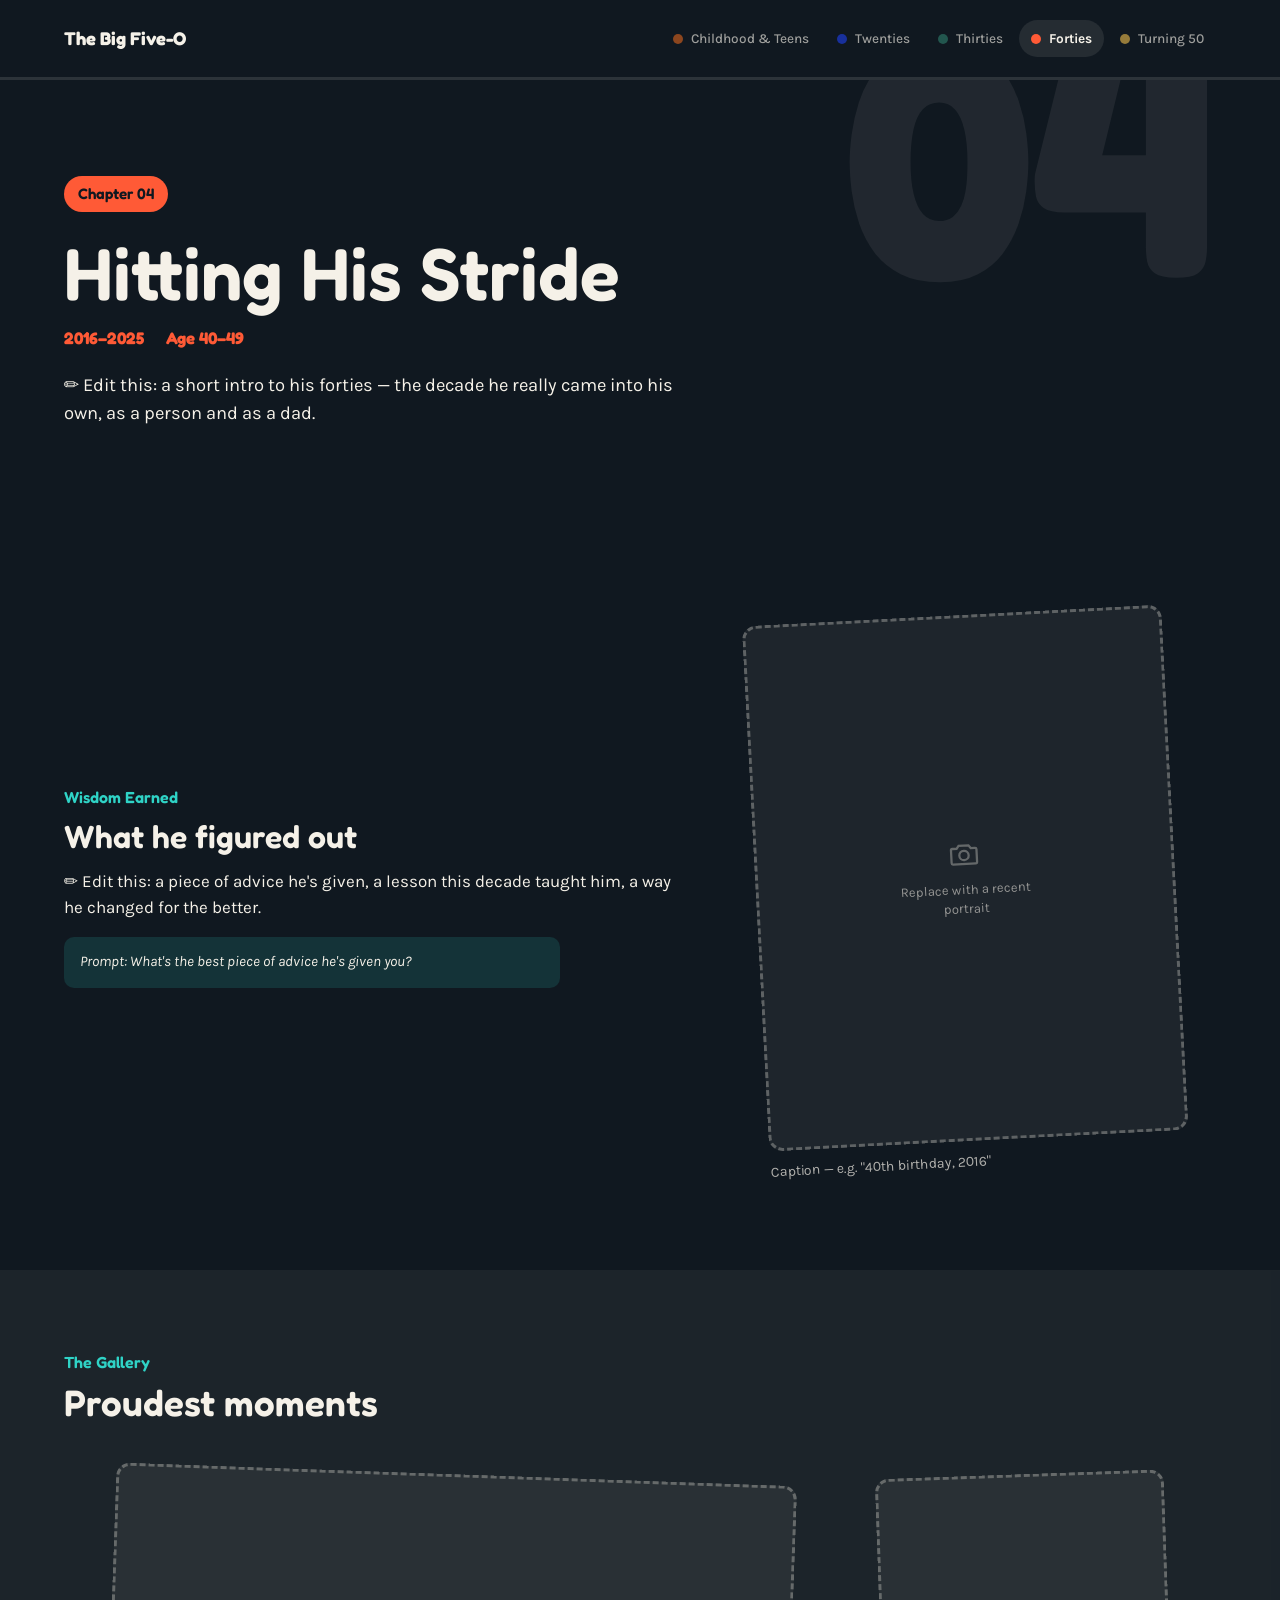
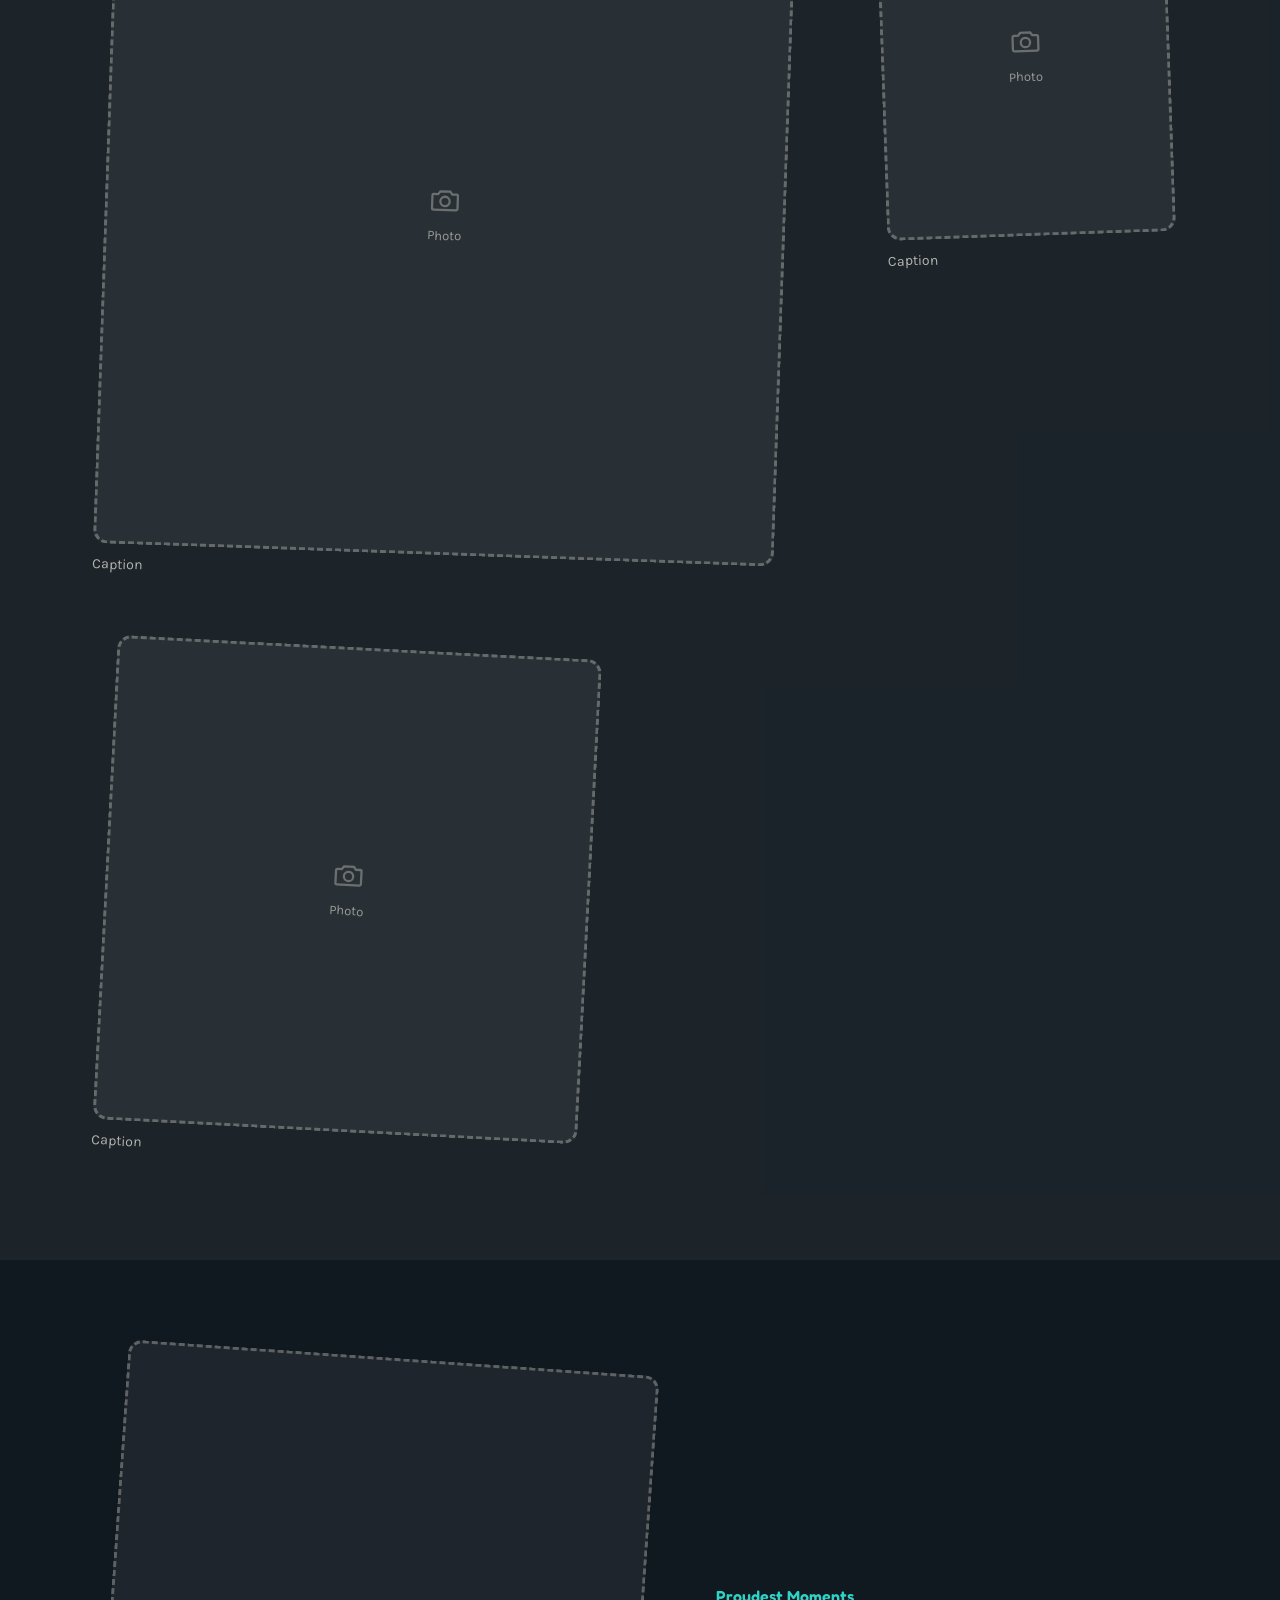
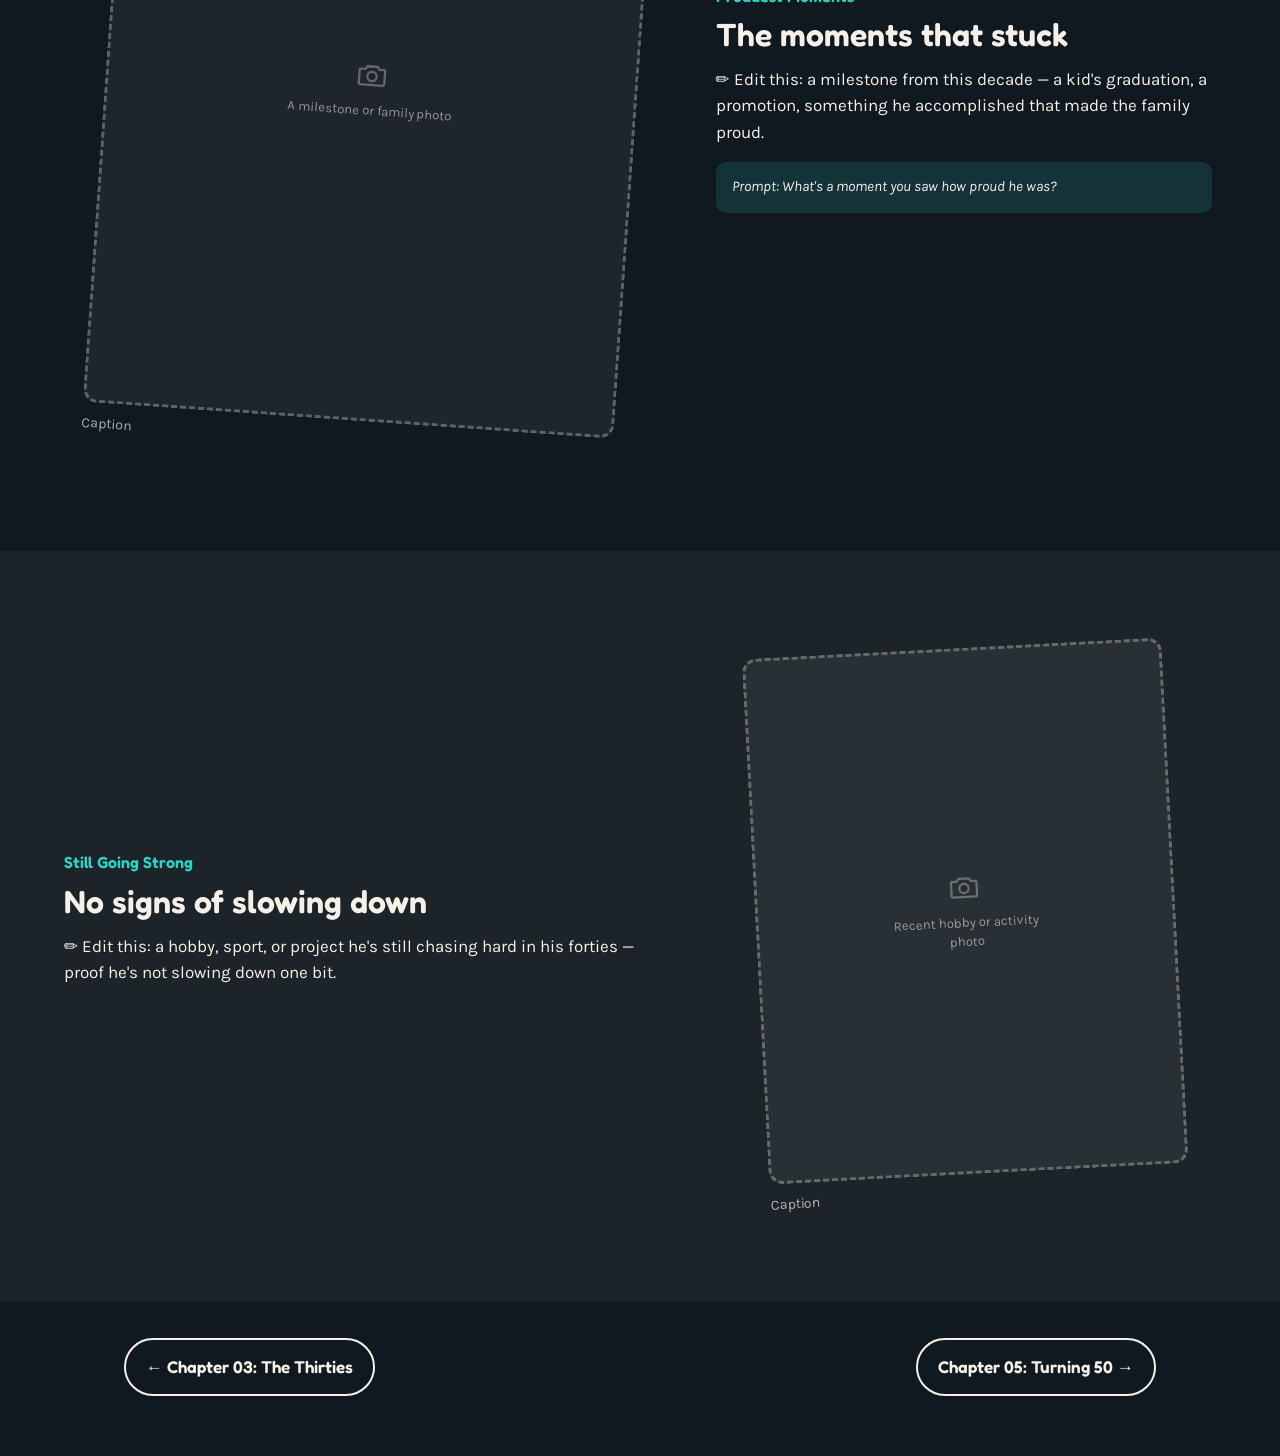
<file: 04-forties.html>
<!DOCTYPE html>
<html lang="en">
<head>
<meta charset="UTF-8">
<meta name="viewport" content="width=device-width, initial-scale=1.0">
<title>Chapter 04: Hitting His Stride — The Big Five-O</title>
<link rel="stylesheet" href="style.css">
</head>
<body data-era="4">

<header class="topbar">
  <a class="topbar__mark" href="index.html">The Big Five-O</a>
  <nav class="timeline-nav" aria-label="Timeline">
    <a href="01-childhood-teens.html" data-c="1"><span class="timeline-nav__dot"></span><span class="timeline-nav__label">Childhood &amp; Teens</span></a>
    <a href="02-twenties.html" data-c="2"><span class="timeline-nav__dot"></span><span class="timeline-nav__label">Twenties</span></a>
    <a href="03-thirties.html" data-c="3"><span class="timeline-nav__dot"></span><span class="timeline-nav__label">Thirties</span></a>
    <a href="04-forties.html" data-c="4" class="is-active"><span class="timeline-nav__dot"></span><span class="timeline-nav__label">Forties</span></a>
    <a href="05-turning-fifty.html" data-c="5"><span class="timeline-nav__dot"></span><span class="timeline-nav__label">Turning 50</span></a>
  </nav>
</header>

<section class="hero">
  <span class="hero__num" aria-hidden="true">04</span>
  <div class="hero__inner">
    <span class="hero__kicker">Chapter 04</span>
    <h1 class="hero__title">Hitting His Stride</h1>
    <div class="hero__meta"><span>2016–2025</span><span>Age 40–49</span></div>
    <p class="hero__lede">✏️ Edit this: a short intro to his forties — the decade
      he really came into his own, as a person and as a dad.</p>
  </div>
</section>

<section class="section">
  <div class="section__inner story">
    <div class="story__text">
      <span class="story__eyebrow">Wisdom Earned</span>
      <h2 class="story__title">What he figured out</h2>
      <p>✏️ Edit this: a piece of advice he's given, a lesson this decade taught
        him, a way he changed for the better.</p>
      <p class="story__prompt">Prompt: What's the best piece of advice he's
        given you?</p>
    </div>
    <div class="story__media">
      <figure class="photo" style="--rotate:-3deg">
        <div class="photo__frame" style="--ratio:4/5">
          <svg viewBox="0 0 24 24" fill="none" stroke="currentColor" stroke-width="1.6"><path d="M4 8h3l1.5-2h7L17 8h3a1 1 0 0 1 1 1v9a1 1 0 0 1-1 1H4a1 1 0 0 1-1-1V9a1 1 0 0 1 1-1Z"/><circle cx="12" cy="13" r="3.3"/></svg>
          <span class="photo__hint">Replace with a recent portrait</span>
        </div>
        <figcaption>Caption — e.g. "40th birthday, 2016"</figcaption>
      </figure>
    </div>
  </div>
</section>

<section class="section section--tint">
  <div class="section__inner">
    <div class="section__head">
      <span class="story__eyebrow">The Gallery</span>
      <h2 class="section__title">Proudest moments</h2>
    </div>
    <div class="gallery">
      <figure class="photo" style="--rotate:2deg">
        <div class="photo__frame" style="--ratio:1/1">
          <svg viewBox="0 0 24 24" fill="none" stroke="currentColor" stroke-width="1.6"><path d="M4 8h3l1.5-2h7L17 8h3a1 1 0 0 1 1 1v9a1 1 0 0 1-1 1H4a1 1 0 0 1-1-1V9a1 1 0 0 1 1-1Z"/><circle cx="12" cy="13" r="3.3"/></svg>
          <span class="photo__hint">Photo</span>
        </div>
        <figcaption>Caption</figcaption>
      </figure>
      <figure class="photo" style="--rotate:-2deg">
        <div class="photo__frame" style="--ratio:4/5">
          <svg viewBox="0 0 24 24" fill="none" stroke="currentColor" stroke-width="1.6"><path d="M4 8h3l1.5-2h7L17 8h3a1 1 0 0 1 1 1v9a1 1 0 0 1-1 1H4a1 1 0 0 1-1-1V9a1 1 0 0 1 1-1Z"/><circle cx="12" cy="13" r="3.3"/></svg>
          <span class="photo__hint">Photo</span>
        </div>
        <figcaption>Caption</figcaption>
      </figure>
      <figure class="photo" style="--rotate:3deg">
        <div class="photo__frame" style="--ratio:1/1">
          <svg viewBox="0 0 24 24" fill="none" stroke="currentColor" stroke-width="1.6"><path d="M4 8h3l1.5-2h7L17 8h3a1 1 0 0 1 1 1v9a1 1 0 0 1-1 1H4a1 1 0 0 1-1-1V9a1 1 0 0 1 1-1Z"/><circle cx="12" cy="13" r="3.3"/></svg>
          <span class="photo__hint">Photo</span>
        </div>
        <figcaption>Caption</figcaption>
      </figure>
    </div>
  </div>
</section>

<section class="section">
  <div class="section__inner story story--reverse">
    <div class="story__text">
      <span class="story__eyebrow">Proudest Moments</span>
      <h2 class="story__title">The moments that stuck</h2>
      <p>✏️ Edit this: a milestone from this decade — a kid's graduation, a
        promotion, something he accomplished that made the family proud.</p>
      <p class="story__prompt">Prompt: What's a moment you saw how proud he
        was?</p>
    </div>
    <div class="story__media">
      <figure class="photo" style="--rotate:4deg">
        <div class="photo__frame" style="--ratio:4/5">
          <svg viewBox="0 0 24 24" fill="none" stroke="currentColor" stroke-width="1.6"><path d="M4 8h3l1.5-2h7L17 8h3a1 1 0 0 1 1 1v9a1 1 0 0 1-1 1H4a1 1 0 0 1-1-1V9a1 1 0 0 1 1-1Z"/><circle cx="12" cy="13" r="3.3"/></svg>
          <span class="photo__hint">A milestone or family photo</span>
        </div>
        <figcaption>Caption</figcaption>
      </figure>
    </div>
  </div>
</section>

<section class="section section--tint">
  <div class="section__inner story">
    <div class="story__text">
      <span class="story__eyebrow">Still Going Strong</span>
      <h2 class="story__title">No signs of slowing down</h2>
      <p>✏️ Edit this: a hobby, sport, or project he's still chasing hard in
        his forties — proof he's not slowing down one bit.</p>
    </div>
    <div class="story__media">
      <figure class="photo" style="--rotate:-3deg">
        <div class="photo__frame" style="--ratio:4/5">
          <svg viewBox="0 0 24 24" fill="none" stroke="currentColor" stroke-width="1.6"><path d="M4 8h3l1.5-2h7L17 8h3a1 1 0 0 1 1 1v9a1 1 0 0 1-1 1H4a1 1 0 0 1-1-1V9a1 1 0 0 1 1-1Z"/><circle cx="12" cy="13" r="3.3"/></svg>
          <span class="photo__hint">Recent hobby or activity photo</span>
        </div>
        <figcaption>Caption</figcaption>
      </figure>
    </div>
  </div>
</section>

<nav class="chapter-footer" aria-label="Chapter navigation">
  <a href="03-thirties.html">← Chapter 03: The Thirties</a>
  <a href="05-turning-fifty.html">Chapter 05: Turning 50 →</a>
</nav>

</body>
</html>
</file>
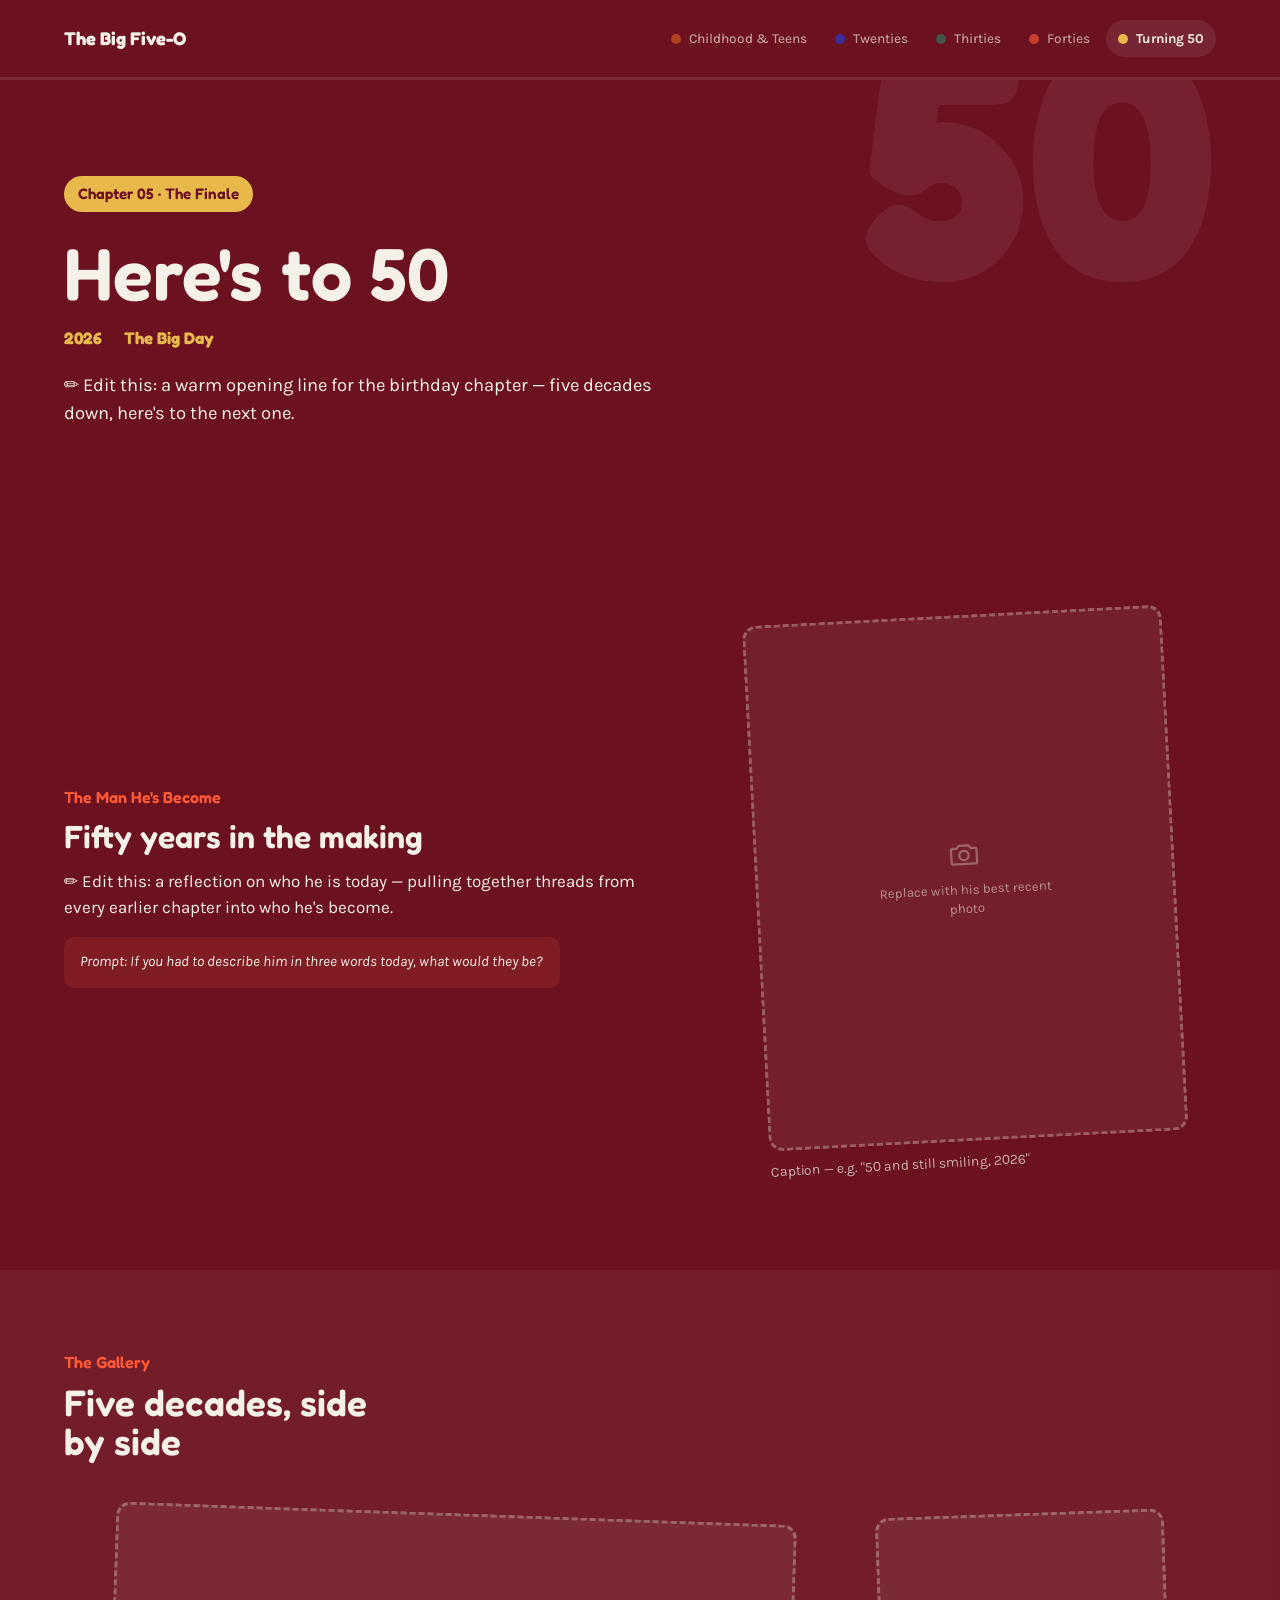
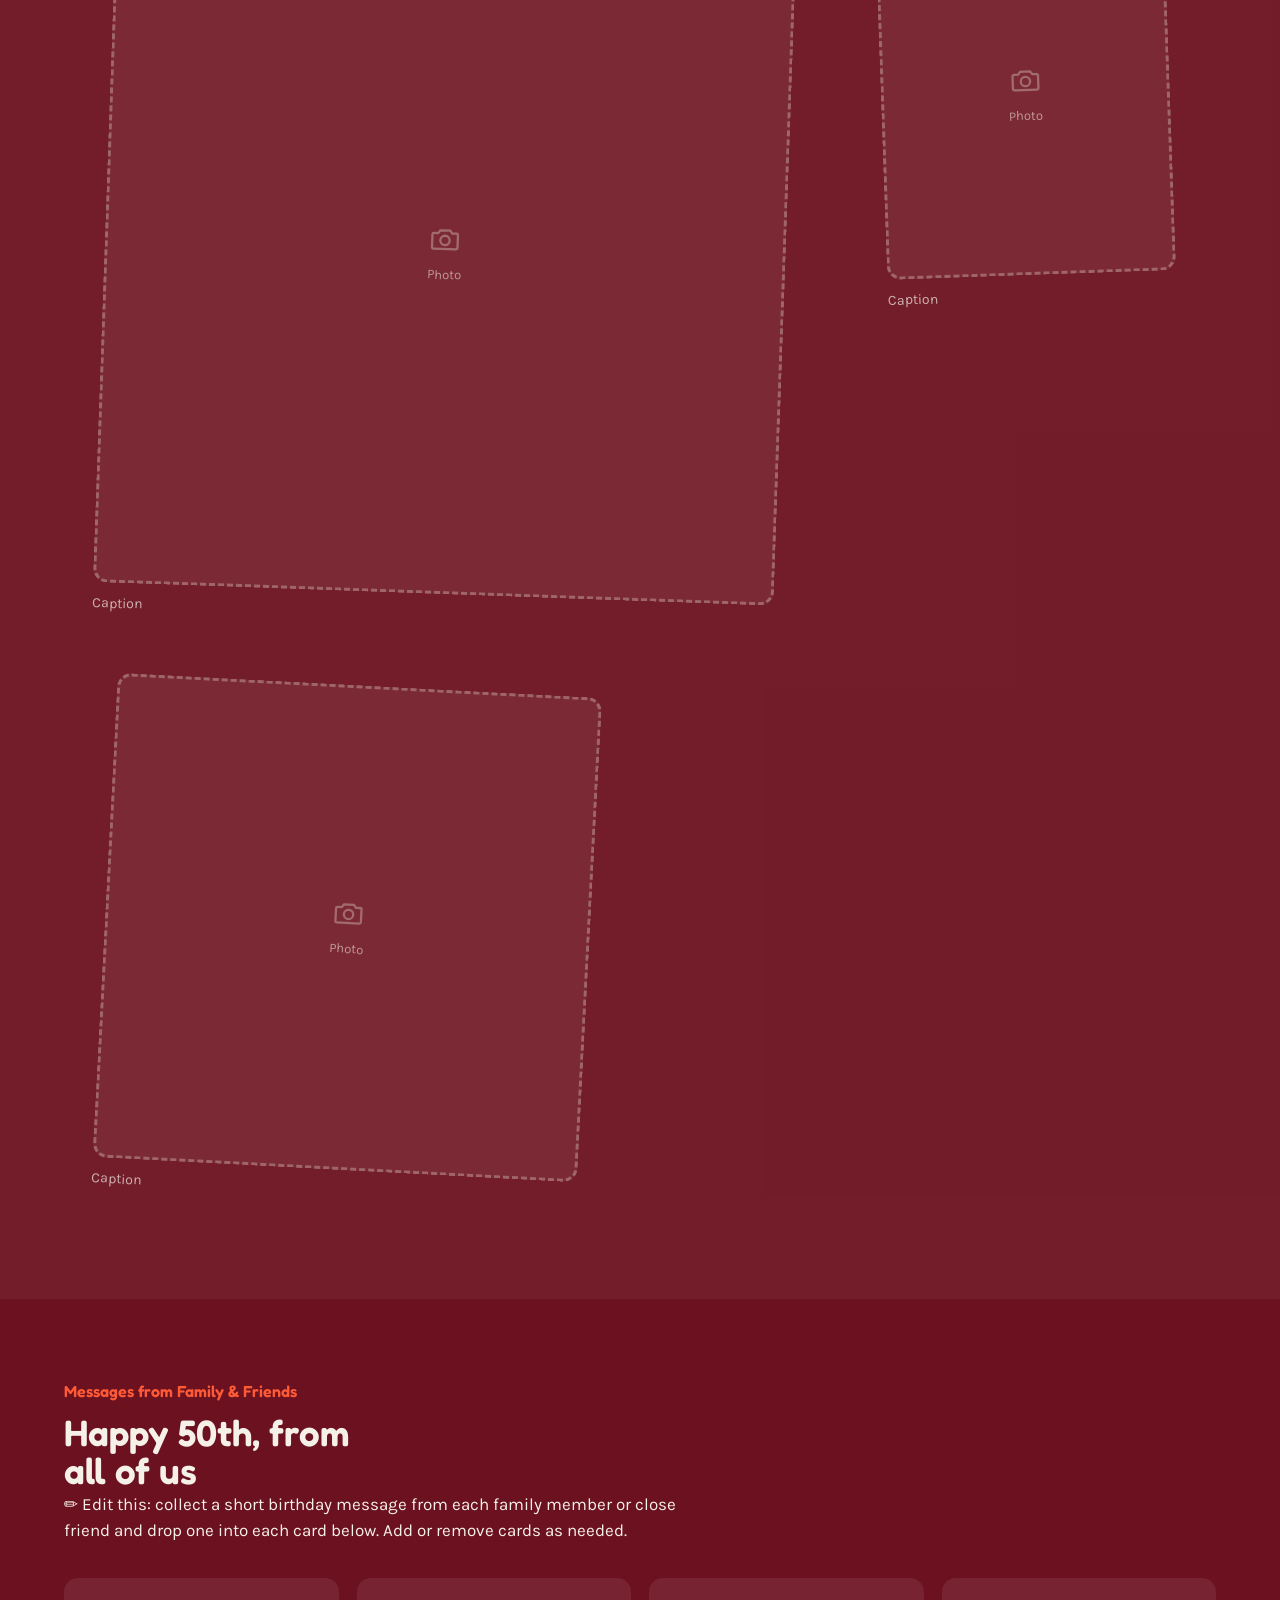
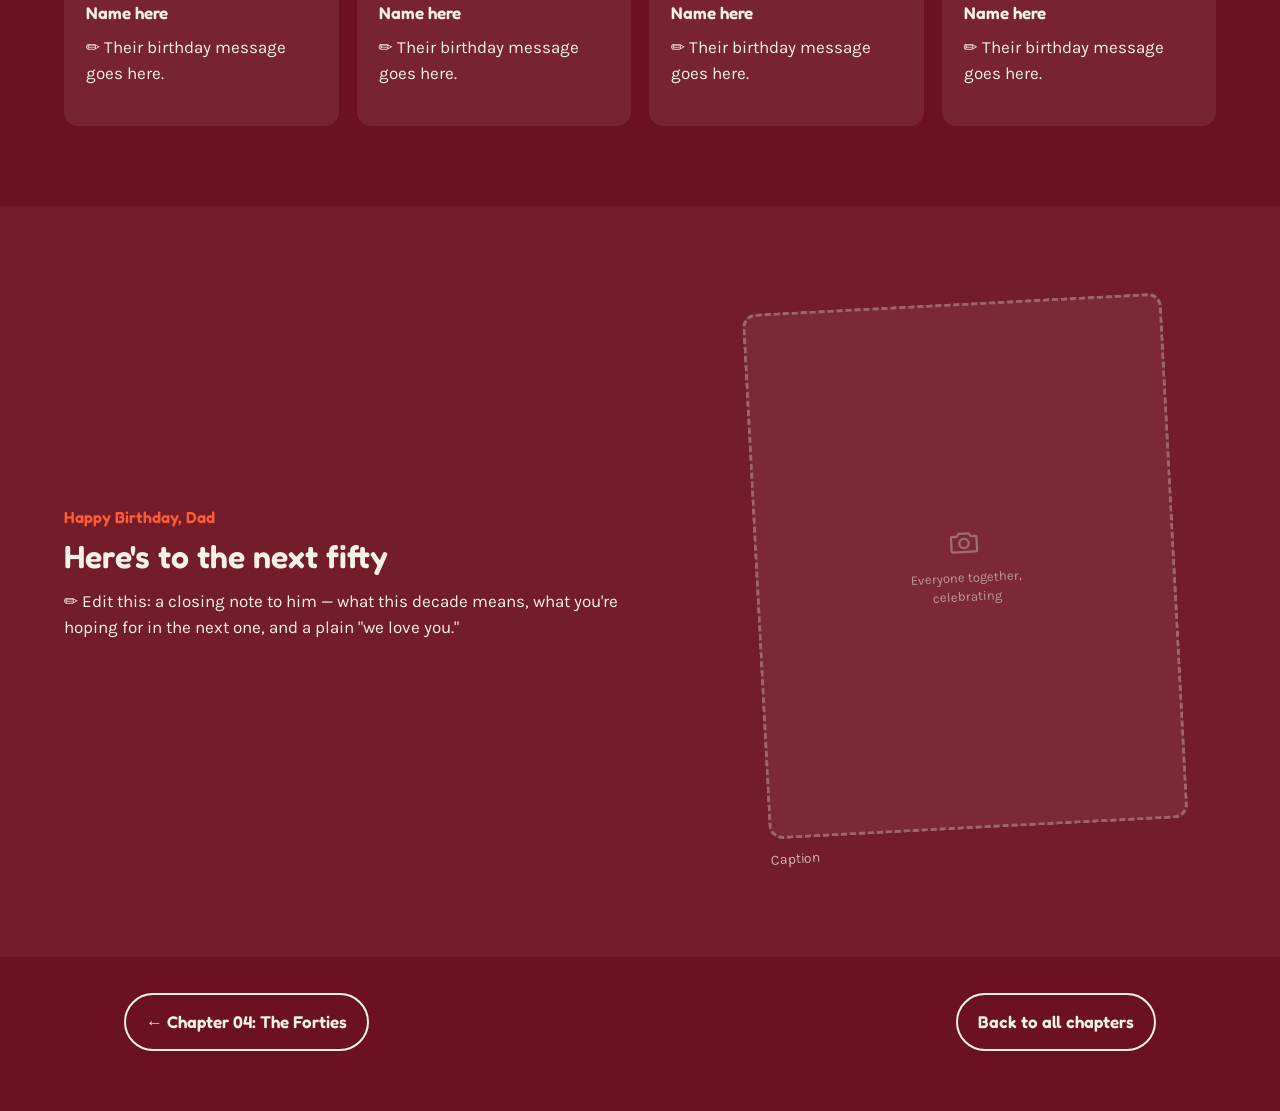
<file: 05-turning-fifty.html>
<!DOCTYPE html>
<html lang="en">
<head>
<meta charset="UTF-8">
<meta name="viewport" content="width=device-width, initial-scale=1.0">
<title>Chapter 05: Here's to 50 — The Big Five-O</title>
<link rel="stylesheet" href="style.css">
</head>
<body data-era="5">

<header class="topbar">
  <a class="topbar__mark" href="index.html">The Big Five-O</a>
  <nav class="timeline-nav" aria-label="Timeline">
    <a href="01-childhood-teens.html" data-c="1"><span class="timeline-nav__dot"></span><span class="timeline-nav__label">Childhood &amp; Teens</span></a>
    <a href="02-twenties.html" data-c="2"><span class="timeline-nav__dot"></span><span class="timeline-nav__label">Twenties</span></a>
    <a href="03-thirties.html" data-c="3"><span class="timeline-nav__dot"></span><span class="timeline-nav__label">Thirties</span></a>
    <a href="04-forties.html" data-c="4"><span class="timeline-nav__dot"></span><span class="timeline-nav__label">Forties</span></a>
    <a href="05-turning-fifty.html" data-c="5" class="is-active"><span class="timeline-nav__dot"></span><span class="timeline-nav__label">Turning 50</span></a>
  </nav>
</header>

<section class="hero">
  <span class="hero__num" aria-hidden="true">50</span>
  <div class="hero__inner">
    <span class="hero__kicker">Chapter 05 · The Finale</span>
    <h1 class="hero__title">Here's to 50</h1>
    <div class="hero__meta"><span>2026</span><span>The Big Day</span></div>
    <p class="hero__lede">✏️ Edit this: a warm opening line for the birthday
      chapter — five decades down, here's to the next one.</p>
  </div>
</section>

<section class="section">
  <div class="section__inner story">
    <div class="story__text">
      <span class="story__eyebrow">The Man He's Become</span>
      <h2 class="story__title">Fifty years in the making</h2>
      <p>✏️ Edit this: a reflection on who he is today — pulling together
        threads from every earlier chapter into who he's become.</p>
      <p class="story__prompt">Prompt: If you had to describe him in three
        words today, what would they be?</p>
    </div>
    <div class="story__media">
      <figure class="photo" style="--rotate:-3deg">
        <div class="photo__frame" style="--ratio:4/5">
          <svg viewBox="0 0 24 24" fill="none" stroke="currentColor" stroke-width="1.6"><path d="M4 8h3l1.5-2h7L17 8h3a1 1 0 0 1 1 1v9a1 1 0 0 1-1 1H4a1 1 0 0 1-1-1V9a1 1 0 0 1 1-1Z"/><circle cx="12" cy="13" r="3.3"/></svg>
          <span class="photo__hint">Replace with his best recent photo</span>
        </div>
        <figcaption>Caption — e.g. "50 and still smiling, 2026"</figcaption>
      </figure>
    </div>
  </div>
</section>

<section class="section section--tint">
  <div class="section__inner">
    <div class="section__head">
      <span class="story__eyebrow">The Gallery</span>
      <h2 class="section__title">Five decades, side by side</h2>
    </div>
    <div class="gallery">
      <figure class="photo" style="--rotate:2deg">
        <div class="photo__frame" style="--ratio:1/1">
          <svg viewBox="0 0 24 24" fill="none" stroke="currentColor" stroke-width="1.6"><path d="M4 8h3l1.5-2h7L17 8h3a1 1 0 0 1 1 1v9a1 1 0 0 1-1 1H4a1 1 0 0 1-1-1V9a1 1 0 0 1 1-1Z"/><circle cx="12" cy="13" r="3.3"/></svg>
          <span class="photo__hint">Photo</span>
        </div>
        <figcaption>Caption</figcaption>
      </figure>
      <figure class="photo" style="--rotate:-2deg">
        <div class="photo__frame" style="--ratio:4/5">
          <svg viewBox="0 0 24 24" fill="none" stroke="currentColor" stroke-width="1.6"><path d="M4 8h3l1.5-2h7L17 8h3a1 1 0 0 1 1 1v9a1 1 0 0 1-1 1H4a1 1 0 0 1-1-1V9a1 1 0 0 1 1-1Z"/><circle cx="12" cy="13" r="3.3"/></svg>
          <span class="photo__hint">Photo</span>
        </div>
        <figcaption>Caption</figcaption>
      </figure>
      <figure class="photo" style="--rotate:3deg">
        <div class="photo__frame" style="--ratio:1/1">
          <svg viewBox="0 0 24 24" fill="none" stroke="currentColor" stroke-width="1.6"><path d="M4 8h3l1.5-2h7L17 8h3a1 1 0 0 1 1 1v9a1 1 0 0 1-1 1H4a1 1 0 0 1-1-1V9a1 1 0 0 1 1-1Z"/><circle cx="12" cy="13" r="3.3"/></svg>
          <span class="photo__hint">Photo</span>
        </div>
        <figcaption>Caption</figcaption>
      </figure>
    </div>
  </div>
</section>

<section class="section">
  <div class="section__inner">
    <div class="section__head">
      <span class="story__eyebrow">Messages from Family &amp; Friends</span>
      <h2 class="section__title">Happy 50th, from all of us</h2>
      <p>✏️ Edit this: collect a short birthday message from each family member
        or close friend and drop one into each card below. Add or remove cards
        as needed.</p>
    </div>
    <div class="messages">
      <div class="message-card">
        <span class="message-card__from">Name here</span>
        <p>✏️ Their birthday message goes here.</p>
      </div>
      <div class="message-card">
        <span class="message-card__from">Name here</span>
        <p>✏️ Their birthday message goes here.</p>
      </div>
      <div class="message-card">
        <span class="message-card__from">Name here</span>
        <p>✏️ Their birthday message goes here.</p>
      </div>
      <div class="message-card">
        <span class="message-card__from">Name here</span>
        <p>✏️ Their birthday message goes here.</p>
      </div>
    </div>
  </div>
</section>

<section class="section section--tint">
  <div class="section__inner story">
    <div class="story__text">
      <span class="story__eyebrow">Happy Birthday, Dad</span>
      <h2 class="story__title">Here's to the next fifty</h2>
      <p>✏️ Edit this: a closing note to him — what this decade means, what
        you're hoping for in the next one, and a plain "we love you."</p>
    </div>
    <div class="story__media">
      <figure class="photo" style="--rotate:-3deg">
        <div class="photo__frame" style="--ratio:4/5">
          <svg viewBox="0 0 24 24" fill="none" stroke="currentColor" stroke-width="1.6"><path d="M4 8h3l1.5-2h7L17 8h3a1 1 0 0 1 1 1v9a1 1 0 0 1-1 1H4a1 1 0 0 1-1-1V9a1 1 0 0 1 1-1Z"/><circle cx="12" cy="13" r="3.3"/></svg>
          <span class="photo__hint">Everyone together, celebrating</span>
        </div>
        <figcaption>Caption</figcaption>
      </figure>
    </div>
  </div>
</section>

<nav class="chapter-footer" aria-label="Chapter navigation">
  <a href="04-forties.html">← Chapter 04: The Forties</a>
  <a href="index.html">Back to all chapters</a>
</nav>

</body>
</html>
</file>
<file: style.css>
/* =========================================================
   THE BIG FIVE-O — shared stylesheet
   One file, six pages, five decades of color.
   Each page sets body[data-era="N"] which swaps the local
   --bg / --fg / --accent / --accent2 / --accent3 tokens below.
   The timeline nav always shows all five era colors (--era1accent
   … --era5accent) no matter which page you're on, so it reads
   like a little rainbow key to the whole timeline.
   ========================================================= */

@import url('https://fonts.googleapis.com/css2?family=Fredoka:wght@500;600;700&family=Karla:ital,wght@0,400;0,500;0,700;1,400&display=swap');

:root{
  --era1accent:#D9631E;
  --era2accent:#1E3FE8;
  --era3accent:#2E7D6B;
  --era4accent:#FF5A36;
  --era5accent:#E8B84B;

  --display: "Fredoka", ui-rounded, "Segoe UI", sans-serif;
  --body: "Karla", ui-sans-serif, system-ui, sans-serif;

  --maxw: 1160px;
  --edge: clamp(20px, 5vw, 64px);
  --radius: 14px;
}

/* ---- per-era palettes ---- */
body[data-era="0"]{ --bg:#1B1B1F; --fg:#F5F1E8; --accent:#E8B84B; --accent2:#1E3FE8; --accent3:#2FD3C6; }
body[data-era="1"]{ --bg:#F5E6C8; --fg:#3D2B1F; --accent:#D9631E; --accent2:#6B7A3A; --accent3:#E8A33D; }
body[data-era="2"]{ --bg:#EDEFF5; --fg:#14161A; --accent:#1E3FE8; --accent2:#E8368F; --accent3:#B7CC1F; }
body[data-era="3"]{ --bg:#F3ECE2; --fg:#23201B; --accent:#2E7D6B; --accent2:#C4562E; --accent3:#E8B84B; }
body[data-era="4"]{ --bg:#101820; --fg:#F5F1E8; --accent:#FF5A36; --accent2:#2FD3C6; --accent3:#FFD23F; }
body[data-era="5"]{ --bg:#6B1120; --fg:#F5F1E8; --accent:#E8B84B; --accent2:#FF5A36; --accent3:#F5F1E8; }

/* ---- reset ---- */
*,*::before,*::after{ box-sizing:border-box; }
html{ scroll-behavior:smooth; }
body{
  margin:0;
  background:var(--bg);
  color:var(--fg);
  font-family:var(--body);
  font-size:17px;
  line-height:1.55;
  transition:background .3s ease;
}
img{ max-width:100%; display:block; }
a{ color:inherit; }
h1,h2,h3{ font-family:var(--display); font-weight:600; margin:0; line-height:1.05; }
p{ margin:0 0 1em; max-width:62ch; }
:focus-visible{ outline:3px solid var(--accent2); outline-offset:3px; }
@media (prefers-reduced-motion: reduce){
  html{ scroll-behavior:auto; }
  *{ animation-duration:0.001ms !important; transition-duration:0.001ms !important; }
}

.wrap{ max-width:var(--maxw); margin-inline:auto; padding-inline:var(--edge); }

/* =========================================================
   TOP BAR + TIMELINE NAV
   ========================================================= */
.topbar{
  display:flex; flex-wrap:wrap; align-items:center; gap:18px 28px;
  padding: 20px var(--edge);
  border-bottom: 3px solid color-mix(in srgb, var(--fg) 12%, transparent);
}
.topbar__mark{
  font-family:var(--display); font-weight:700; font-size:1.15rem;
  text-decoration:none; white-space:nowrap;
}
.timeline-nav{
  display:flex; flex-wrap:wrap; gap:6px 4px; list-style:none; margin:0; padding:0;
  margin-left:auto;
}
.timeline-nav a{
  display:flex; align-items:center; gap:8px;
  text-decoration:none;
  padding:8px 12px;
  border-radius:100px;
  font-size:0.85rem; font-weight:500;
  color:var(--fg);
  opacity:0.62;
}
.timeline-nav a:hover{ opacity:1; }
.timeline-nav a.is-active{
  opacity:1;
  background: color-mix(in srgb, var(--fg) 9%, transparent);
  font-weight:700;
}
.timeline-nav__dot{
  width:10px; height:10px; border-radius:50%; flex:none;
}
.timeline-nav a[data-c="1"] .timeline-nav__dot{ background:var(--era1accent); }
.timeline-nav a[data-c="2"] .timeline-nav__dot{ background:var(--era2accent); }
.timeline-nav a[data-c="3"] .timeline-nav__dot{ background:var(--era3accent); }
.timeline-nav a[data-c="4"] .timeline-nav__dot{ background:var(--era4accent); }
.timeline-nav a[data-c="5"] .timeline-nav__dot{ background:var(--era5accent); }
.timeline-nav__label{ display:inline; }
@media (max-width:720px){
  .timeline-nav__label{ display:none; }
  .timeline-nav a{ padding:8px; }
}

/* =========================================================
   HERO
   ========================================================= */
.hero{
  position:relative;
  padding: clamp(48px,9vw,96px) var(--edge) clamp(40px,7vw,72px);
  overflow:hidden;
}
.hero__num{
  position:absolute;
  top:-0.28em; right:var(--edge);
  font-family:var(--display); font-weight:700;
  font-size: clamp(140px, 26vw, 340px);
  color: color-mix(in srgb, var(--fg) 7%, transparent);
  line-height:1; z-index:0; user-select:none;
  pointer-events:none;
}
.hero__inner{ position:relative; z-index:1; max-width:var(--maxw); margin-inline:auto; }
.hero__kicker{
  display:inline-block;
  font-family:var(--display); font-weight:600; font-size:0.95rem;
  padding:6px 14px; border-radius:100px;
  background:var(--accent); color:var(--bg);
  margin-bottom:22px;
}
.hero__title{
  font-size: clamp(2.4rem, 6vw, 4.6rem);
  max-width:14ch;
  margin-bottom:14px;
}
.hero__meta{
  display:flex; flex-wrap:wrap; gap:10px 22px;
  font-weight:700; font-size:1.05rem; color:var(--accent);
  margin-bottom:20px;
  font-family:var(--display);
}
.hero__lede{ font-size:1.15rem; max-width:56ch; }

/* =========================================================
   SECTIONS / STORY BLOCKS
   ========================================================= */
.section{ padding: clamp(40px,7vw,80px) var(--edge); }
.section--tint{ background: color-mix(in srgb, var(--fg) 5%, transparent); }
.section__inner{ max-width:var(--maxw); margin-inline:auto; }
.section__head{ margin-bottom:34px; }
.section__title{ font-size:clamp(1.6rem,3.4vw,2.3rem); max-width:16ch; }

.story{
  display:grid; gap:40px;
  grid-template-columns: 1.1fr 0.9fr;
  align-items:center;
}
.story--reverse .story__text{ order:2; }
.story--reverse .story__media{ order:1; }
.story__eyebrow{
  font-family:var(--display); font-weight:600; color:var(--accent2);
  font-size:1rem; margin-bottom:10px; display:block;
}
.story__title{ font-size:clamp(1.4rem,2.6vw,2rem); margin-bottom:14px; }
.story__prompt{
  margin-top:16px; padding:14px 16px; border-radius:10px;
  background: color-mix(in srgb, var(--accent2) 14%, transparent);
  font-size:0.92rem; font-style:italic;
}
@media (max-width:820px){
  .story, .story--reverse{ grid-template-columns:1fr; }
  .story--reverse .story__text, .story--reverse .story__media{ order:initial; }
}

/* =========================================================
   PHOTO PLACEHOLDERS
   ========================================================= */
.gallery{
  display:grid; gap:26px 22px;
  grid-template-columns:repeat(6,1fr);
}
.gallery > *{ grid-column:span 3; }
.gallery > *:nth-child(3n+1){ grid-column:span 4; }
.gallery > *:nth-child(3n+2){ grid-column:span 2; }
@media (max-width:720px){
  .gallery > *{ grid-column: span 6 !important; }
}

.photo{
  --rotate:0deg;
  transform:rotate(var(--rotate));
  text-decoration:none;
}
.photo__frame{
  aspect-ratio: var(--ratio, 4/5);
  border-radius: var(--radius);
  border:3px dashed color-mix(in srgb, var(--fg) 30%, transparent);
  background: color-mix(in srgb, var(--fg) 6%, transparent);
  display:flex; flex-direction:column; align-items:center; justify-content:center;
  gap:10px; text-align:center; padding:18px;
  color: color-mix(in srgb, var(--fg) 55%, transparent);
}
.photo__frame svg{ width:34px; height:34px; opacity:0.6; }
.photo__hint{ font-size:0.82rem; line-height:1.4; max-width:22ch; }
.photo figcaption{
  margin-top:10px; font-size:0.88rem;
  color: color-mix(in srgb, var(--fg) 70%, transparent);
}
.photo__frame.has-image{
  border-style:solid; padding:0; overflow:hidden;
}
.photo__frame.has-image img{ width:100%; height:100%; object-fit:cover; }

/* =========================================================
   CHAPTER GRID (landing page)
   ========================================================= */
.chapters{
  display:grid; gap:18px;
  grid-template-columns:repeat(auto-fit,minmax(230px,1fr));
}
.chapter-card{
  display:block; text-decoration:none;
  border-radius:var(--radius);
  padding:26px 24px 22px;
  color:#14161A;
  min-height:190px;
  position:relative;
  transition: transform .18s ease;
}
.chapter-card:hover{ transform:translateY(-4px); }
.chapter-card__num{
  font-family:var(--display); font-weight:700; font-size:0.95rem;
  opacity:0.65; margin-bottom:30px; display:block;
}
.chapter-card__title{ font-size:1.4rem; margin-bottom:8px; }
.chapter-card__years{ font-size:0.9rem; font-weight:700; opacity:0.75; }
.chapter-card--1{ background:var(--era1accent); }
.chapter-card--2{ background:var(--era2accent); color:#F5F1E8; }
.chapter-card--3{ background:var(--era3accent); color:#F5F1E8; }
.chapter-card--4{ background:var(--era4accent); }
.chapter-card--5{ background:var(--era5accent); }

/* =========================================================
   QUOTE / MESSAGE CARDS (used on the "Turning 50" page)
   ========================================================= */
.messages{ display:grid; gap:18px; grid-template-columns:repeat(auto-fit,minmax(240px,1fr)); }
.message-card{
  border-radius:var(--radius);
  padding:22px;
  background: color-mix(in srgb, var(--fg) 8%, transparent);
}
.message-card__from{ font-family:var(--display); font-weight:600; color:var(--accent3); margin-bottom:8px; display:block; }

/* =========================================================
   CHAPTER FOOTER NAV
   ========================================================= */
.chapter-footer{
  display:flex; justify-content:space-between; align-items:center; gap:20px; flex-wrap:wrap;
  padding: 36px var(--edge) 60px;
  max-width:var(--maxw); margin-inline:auto;
}
.chapter-footer a{
  text-decoration:none; font-family:var(--display); font-weight:600;
  padding:14px 20px; border-radius:100px; border:2px solid var(--fg);
}
.chapter-footer a:hover{ background:var(--fg); color:var(--bg); }

.site-footer{
  text-align:center; padding:30px var(--edge) 50px;
  font-size:0.85rem; opacity:0.6;
}
</file>
